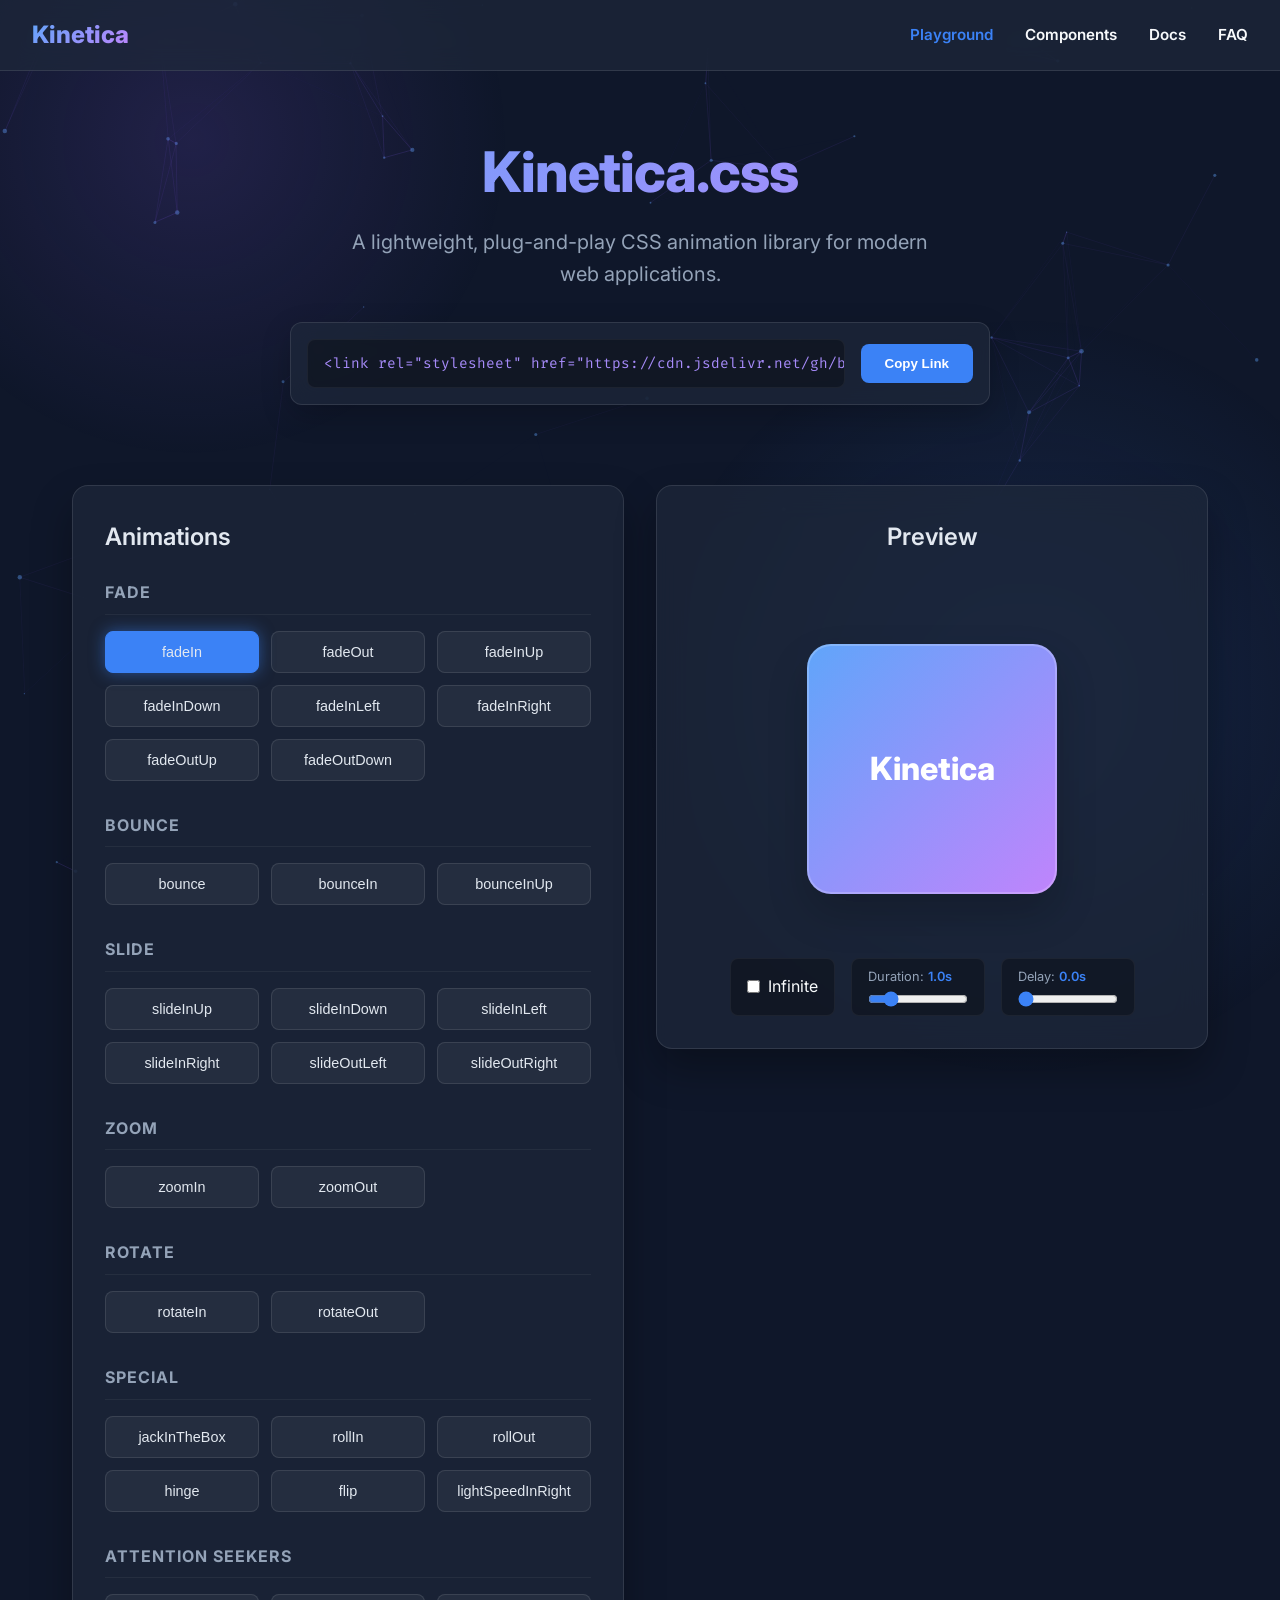
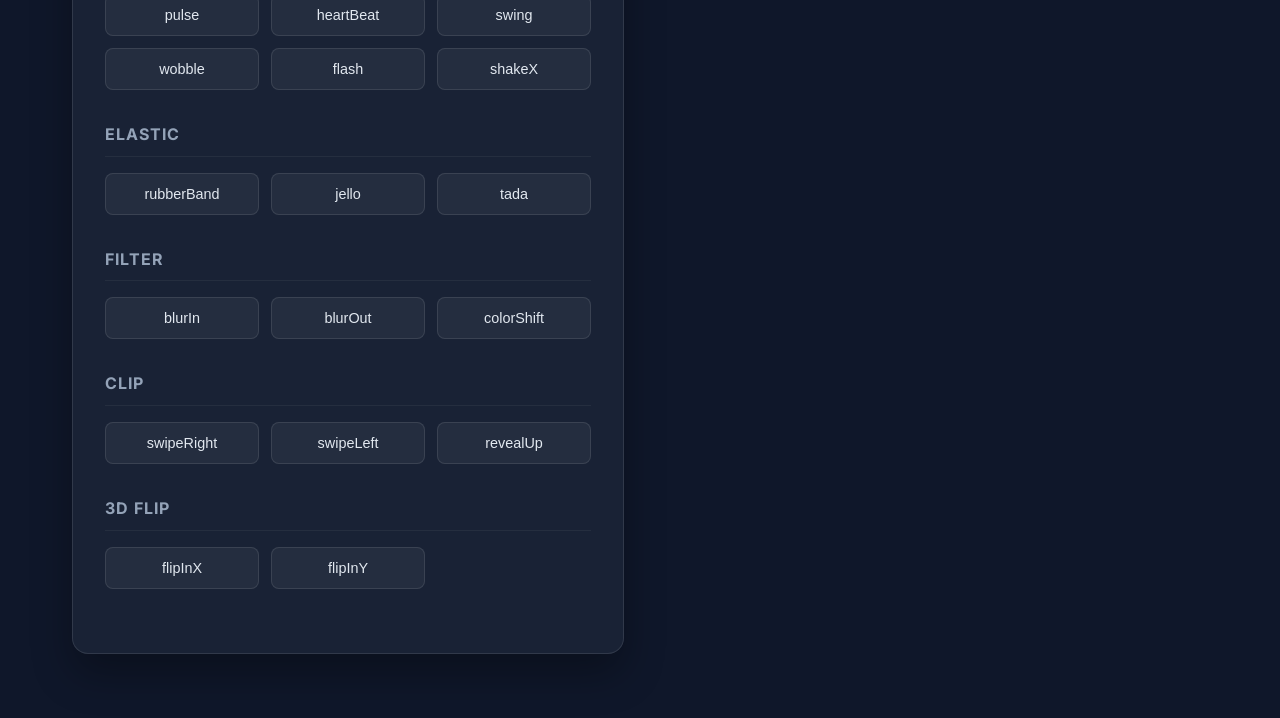
<file: index.html>
<!DOCTYPE html>
<html lang="en">
<head>
    <meta charset="UTF-8">
    <meta name="viewport" content="width=device-width, initial-scale=1.0">
    <title>Kinetica.css - Modern Animation Library</title>
    <!-- Google Fonts -->
    <link rel="preconnect" href="https://fonts.googleapis.com">
    <link rel="preconnect" href="https://fonts.gstatic.com" crossorigin>
    <link href="https://fonts.googleapis.com/css2?family=Inter:wght@400;600;800&family=Fira+Code&display=swap" rel="stylesheet">
    <!-- Styles -->
    <link rel="stylesheet" href="styles.css">
    <link rel="stylesheet" href="kinetica.css">
</head>
<body>
    <canvas id="particleCanvas"></canvas>
    <div class="bg-glow"></div>
    <div class="bg-glow-2"></div>

    <nav class="navbar">
        <a href="index.html" class="nav-brand">Kinetica</a>
        <button class="menu-toggle">
            <span></span><span></span><span></span>
        </button>
        <div class="nav-links">
            <a href="index.html" class="active">Playground</a>
            <a href="components.html">Components</a>
            <a href="docs.html">Docs</a>
            <a href="faq.html">FAQ</a>
        </div>
    </nav>

    <header>
        <h1 class="logo">Kinetica.css</h1>
        <p class="subtitle">A lightweight, plug-and-play CSS animation library for modern web applications.</p>
        
        <div class="cdn-container">
            <div class="cdn-code" id="cdnCode">&lt;link rel="stylesheet" href="https://cdn.jsdelivr.net/gh/brightlabssolution-jpg/kinetica/kinetica.css"&gt;</div>
            <button class="copy-btn" id="copyBtn">Copy Link</button>
        </div>
    </header>

    <main class="playground-main">
        <div class="panel" data-animate="fadeInLeft">
            <h2>Animations</h2>
            <div id="animationsContainer">
                <!-- Animation groups injected by JS -->
            </div>
        </div>

        <div class="panel preview-container" data-animate="fadeInRight">
            <h2>Preview</h2>
            <div class="box animated" id="previewBox">
                Kinetica
            </div>
            
            <div class="controls">
                <div class="control-group">
                    <input type="checkbox" id="infiniteToggle">
                    <label for="infiniteToggle">Infinite</label>
                </div>
                <div class="control-group slider-group">
                    <label for="durationSlider">Duration: <span id="durationVal">1.0s</span></label>
                    <input type="range" id="durationSlider" min="0.1" max="5.0" step="0.1" value="1.0">
                </div>
                <div class="control-group slider-group">
                    <label for="delaySlider">Delay: <span id="delayVal">0.0s</span></label>
                    <input type="range" id="delaySlider" min="0.0" max="3.0" step="0.1" value="0.0">
                </div>
            </div>
        </div>
    </main>

    <script src="mobile-menu.js"></script>
    <script src="particles.js"></script>
    <script src="scroll-animate.js"></script>
    <script src="app.js"></script>
</body>
</html>
</file>
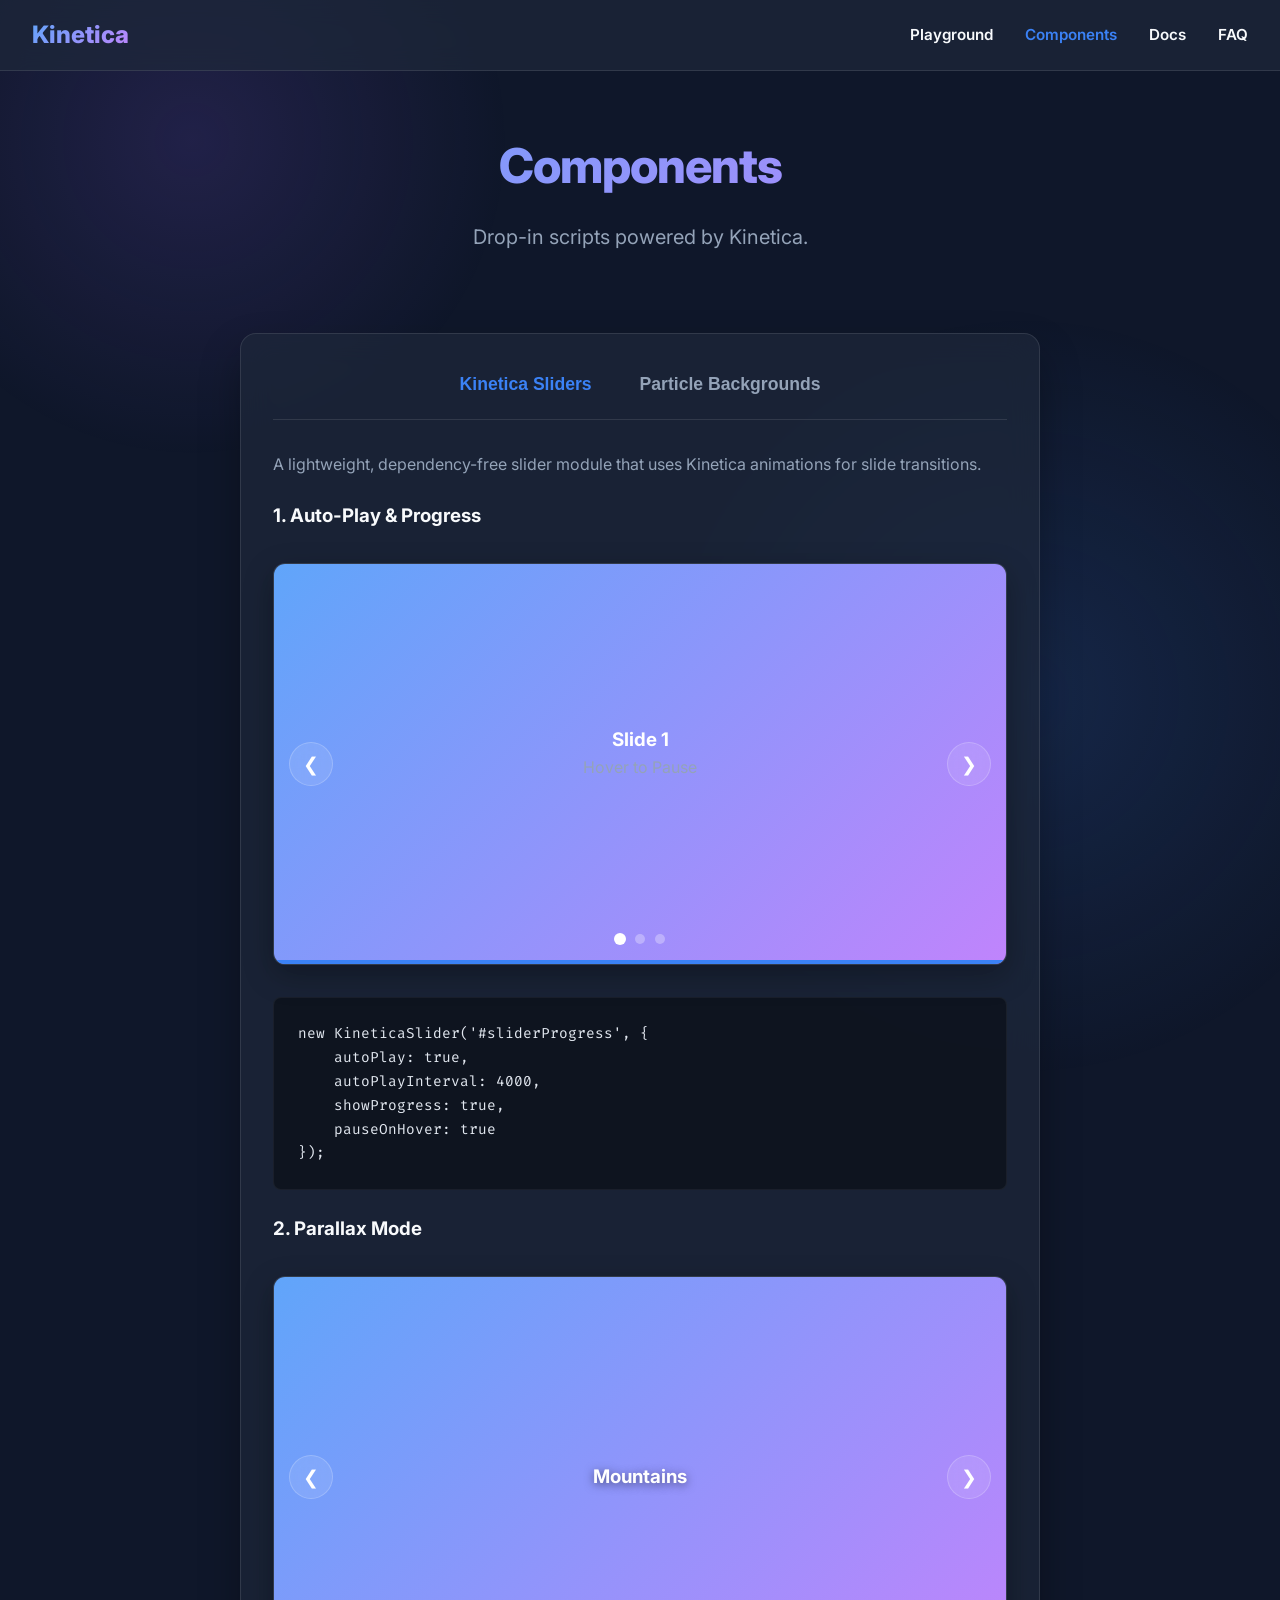
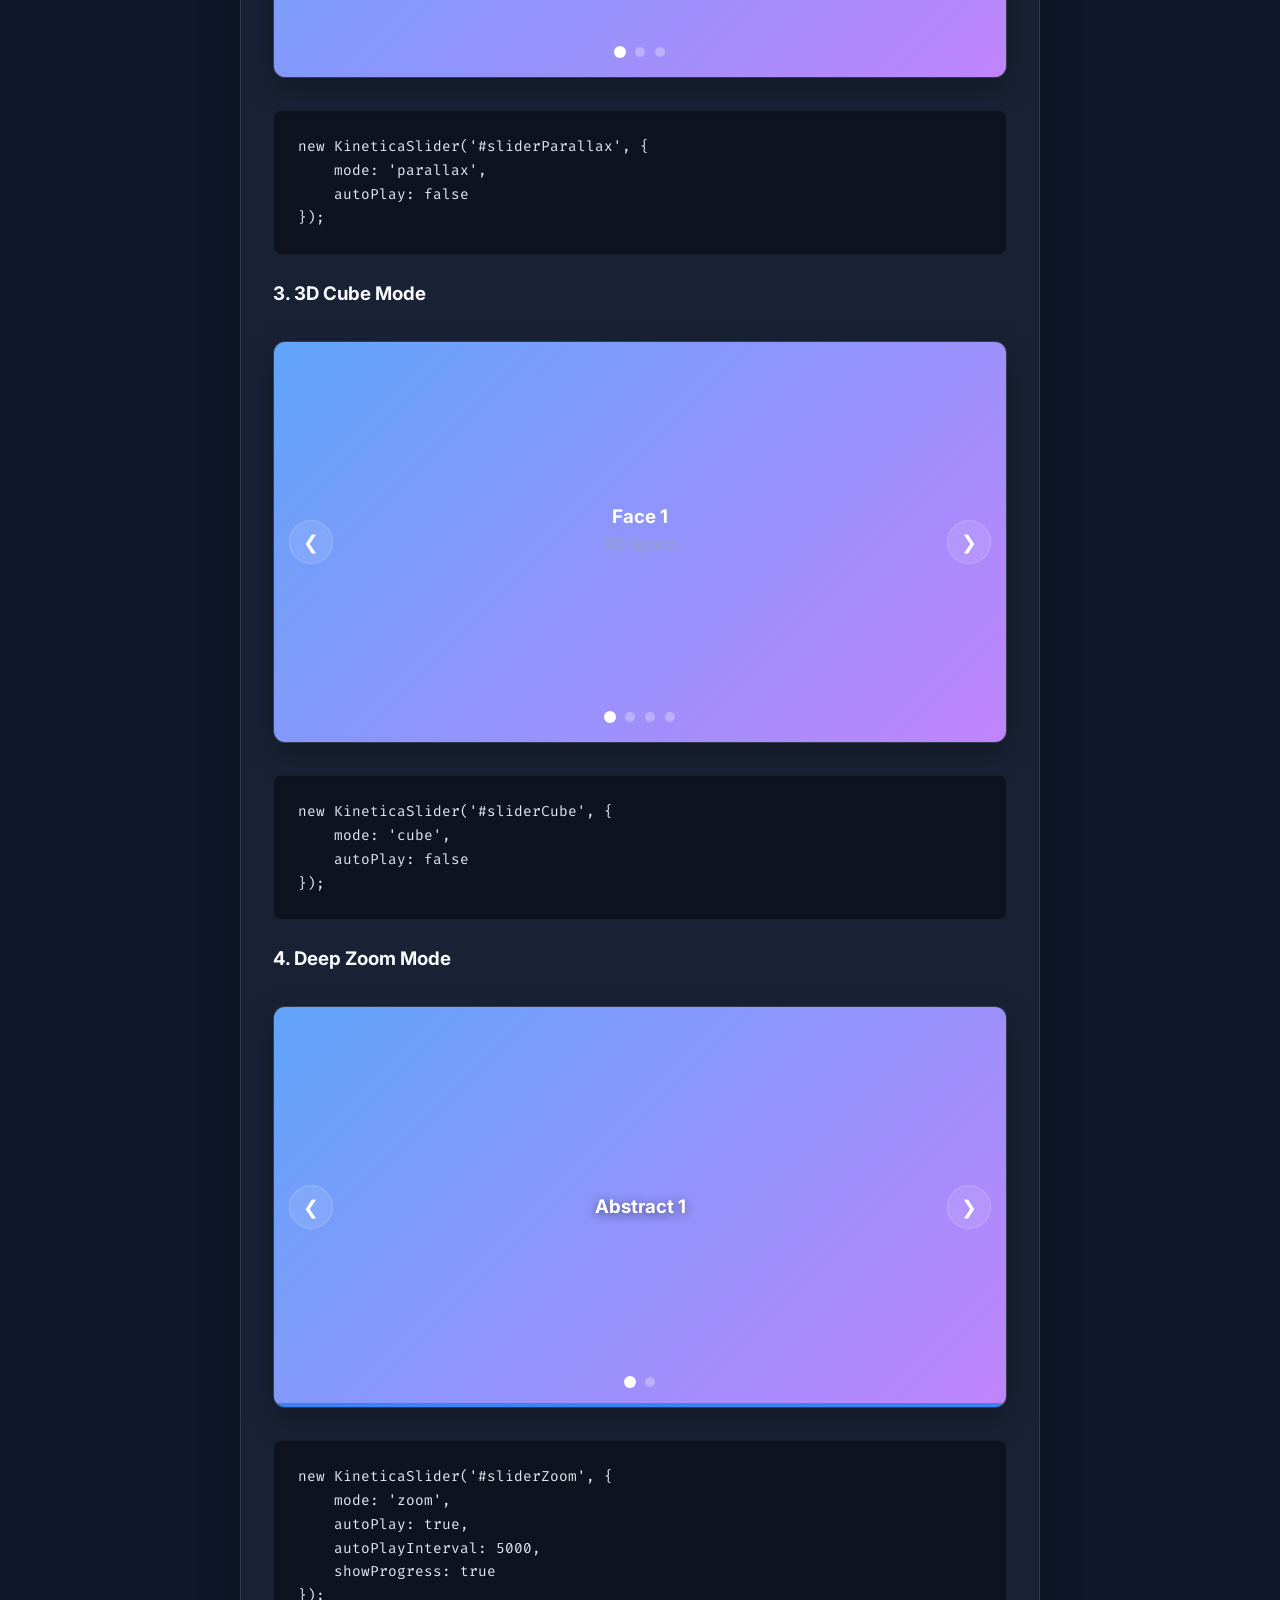
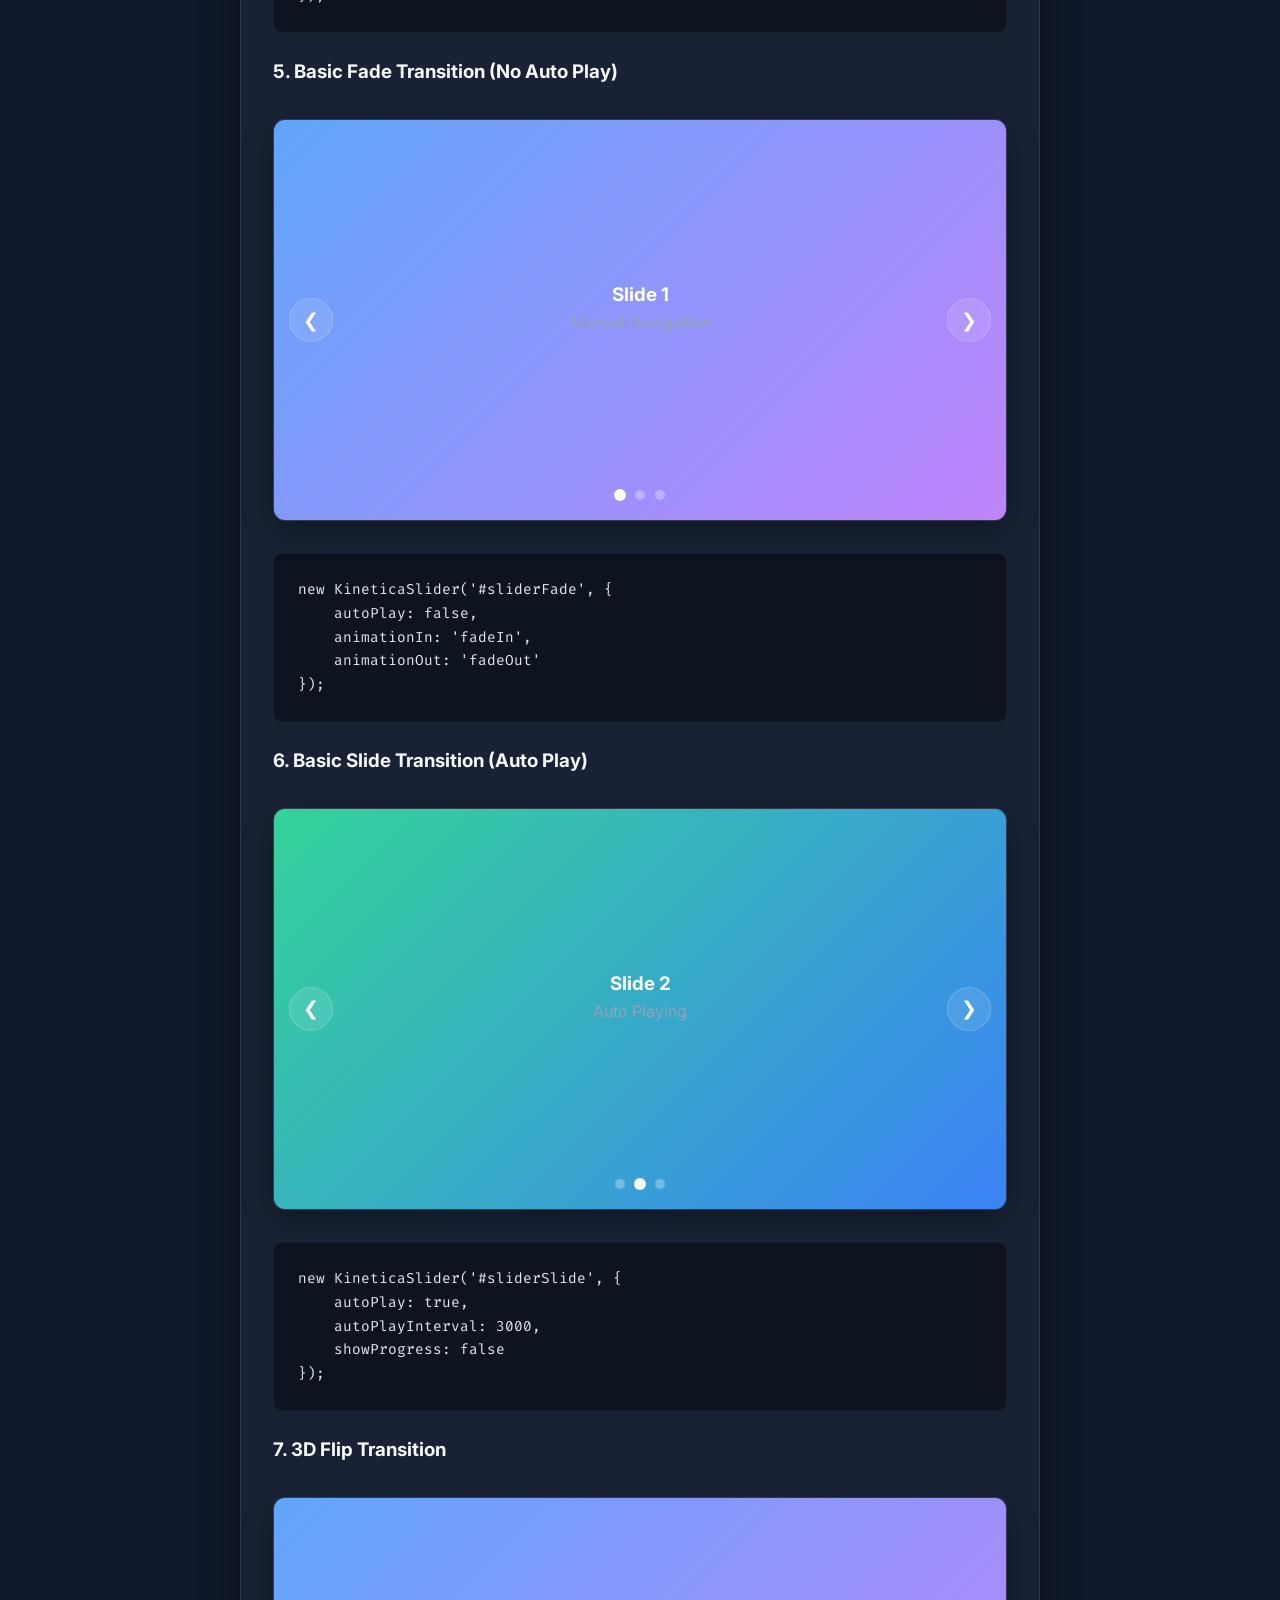
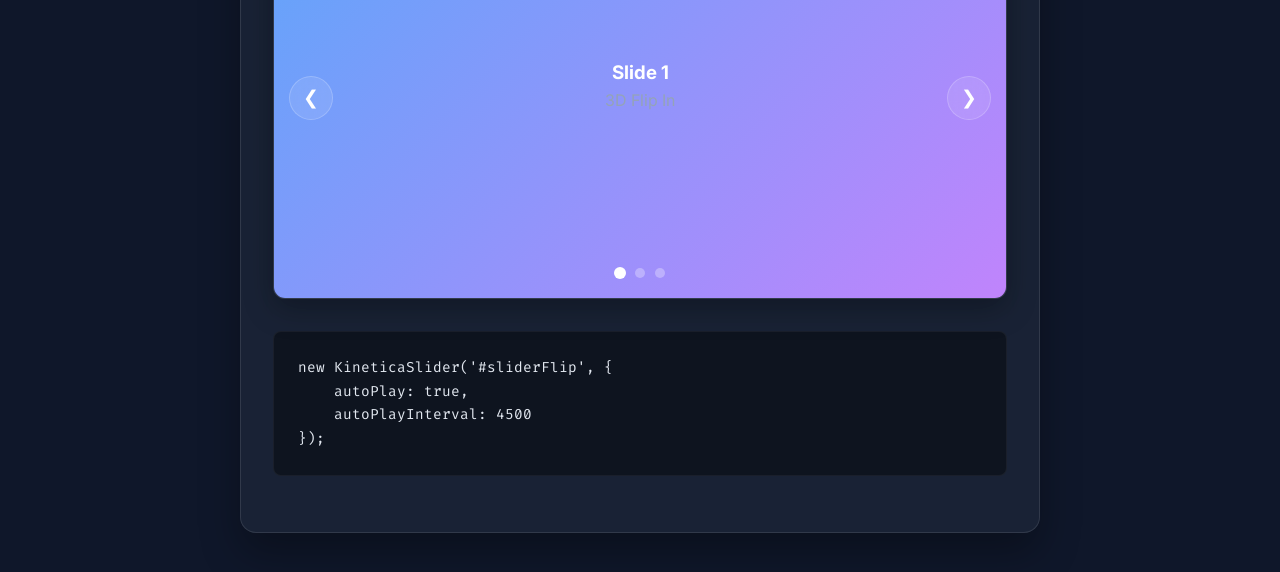
<file: components.html>
<!DOCTYPE html>
<html lang="en">
<head>
    <meta charset="UTF-8">
    <meta name="viewport" content="width=device-width, initial-scale=1.0">
    <title>Components - Kinetica.css</title>
    <link rel="preconnect" href="https://fonts.googleapis.com">
    <link rel="preconnect" href="https://fonts.gstatic.com" crossorigin>
    <link href="https://fonts.googleapis.com/css2?family=Inter:wght@400;600;800&family=Fira+Code&display=swap" rel="stylesheet">
    <link rel="stylesheet" href="styles.css">
    <link rel="stylesheet" href="kinetica.css">
    <link rel="stylesheet" href="kinetica-slider.css">
    <style>
        .tabs {
            display: flex;
            gap: 1rem;
            margin-bottom: 2rem;
            border-bottom: 1px solid var(--glass-border);
            padding-bottom: 1rem;
            justify-content: center;
        }
        .tab-btn {
            background: transparent;
            color: #94a3b8;
            border: none;
            font-size: 1.1rem;
            font-weight: 600;
            cursor: pointer;
            padding: 0.5rem 1rem;
            transition: color 0.3s;
        }
        .tab-btn.active, .tab-btn:hover {
            color: var(--accent);
        }
        .tab-content {
            display: none;
        }
        .tab-content.active {
            display: block;
        }

        .slider-demo-container {
            margin: 2rem 0;
        }
        /* Color the slides for demo purposes */
        .kinetica-slide:nth-child(1) { background: linear-gradient(135deg, #60a5fa, #c084fc); }
        .kinetica-slide:nth-child(2) { background: linear-gradient(135deg, #34d399, #3b82f6); }
        .kinetica-slide:nth-child(3) { background: linear-gradient(135deg, #fbbf24, #f43f5e); }
        
        .particle-demo {
            position: relative;
            width: 100%;
            height: 300px;
            border-radius: 12px;
            background: #0f172a;
            border: 1px solid var(--glass-border);
            overflow: hidden;
            margin: 2rem 0;
        }
        .particle-demo canvas {
            position: absolute;
            top: 0; left: 0;
            width: 100%; height: 100%;
        }
    </style>
    <script>
        // Disable global background particles on this page so we can focus on component demos
        window.disableGlobalParticles = true;
    </script>
</head>
<body class="is-components-page">
    <div class="bg-glow"></div>
    <div class="bg-glow-2"></div>

    <nav class="navbar">
        <a href="index.html" class="nav-brand">Kinetica</a>
        <button class="menu-toggle">
            <span></span><span></span><span></span>
        </button>
        <div class="nav-links">
            <a href="index.html">Playground</a>
            <a href="components.html" class="active">Components</a>
            <a href="docs.html">Docs</a>
            <a href="faq.html">FAQ</a>
        </div>
    </nav>

    <header class="page-header" data-animate="fadeInDown">
        <h1 class="logo">Components</h1>
        <p class="subtitle">Drop-in scripts powered by Kinetica.</p>
    </header>

    <main>
        <div class="prose" data-animate="fadeInUp">
            
            <div class="tabs">
                <button class="tab-btn active" data-tab="sliders">Kinetica Sliders</button>
                <button class="tab-btn" data-tab="particles">Particle Backgrounds</button>
            </div>

            <!-- SLIDERS TAB -->
            <div id="sliders" class="tab-content active">
                <p>A lightweight, dependency-free slider module that uses Kinetica animations for slide transitions.</p>
                
                <h3>1. Auto-Play & Progress</h3>
                <div class="slider-demo-container">
                    <div class="kinetica-slider-container" id="sliderProgress">
                        <div class="kinetica-slides">
                            <div class="kinetica-slide" data-anim-in="fadeInRight" data-anim-out="fadeOutLeft">
                                <h3>Slide 1</h3><p>Hover to Pause</p>
                            </div>
                            <div class="kinetica-slide" data-anim-in="fadeInRight" data-anim-out="fadeOutLeft">
                                <h3>Slide 2</h3><p>Progress Bar Below</p>
                            </div>
                            <div class="kinetica-slide" data-anim-in="fadeInRight" data-anim-out="fadeOutLeft">
                                <h3>Slide 3</h3><p>Resumes when mouse leaves</p>
                            </div>
                        </div>
                    </div>
                </div>
                <pre><code>new KineticaSlider('#sliderProgress', {
    autoPlay: true,
    autoPlayInterval: 4000,
    showProgress: true,
    pauseOnHover: true
});</code></pre>

                <h3>2. Parallax Mode</h3>
                <div class="slider-demo-container">
                    <div class="kinetica-slider-container" id="sliderParallax">
                        <div class="kinetica-slides">
                            <div class="kinetica-slide" data-bg="https://images.unsplash.com/photo-1518098268026-4e89f1a2cd8e?q=80&w=1000&auto=format&fit=crop">
                                <h3 style="text-shadow: 0 2px 10px rgba(0,0,0,0.5);">Mountains</h3>
                            </div>
                            <div class="kinetica-slide" data-bg="https://images.unsplash.com/photo-1472214103451-9374bd1c798e?q=80&w=1000&auto=format&fit=crop">
                                <h3 style="text-shadow: 0 2px 10px rgba(0,0,0,0.5);">Forest</h3>
                            </div>
                            <div class="kinetica-slide" data-bg="https://images.unsplash.com/photo-1465146344425-f00d5f5c8f07?q=80&w=1000&auto=format&fit=crop">
                                <h3 style="text-shadow: 0 2px 10px rgba(0,0,0,0.5);">Ocean</h3>
                            </div>
                        </div>
                    </div>
                </div>
                <pre><code>new KineticaSlider('#sliderParallax', {
    mode: 'parallax',
    autoPlay: false
});</code></pre>

                <h3>3. 3D Cube Mode</h3>
                <div class="slider-demo-container">
                    <div class="kinetica-slider-container" id="sliderCube">
                        <div class="kinetica-slides">
                            <div class="kinetica-slide">
                                <h3>Face 1</h3><p>3D Space</p>
                            </div>
                            <div class="kinetica-slide">
                                <h3>Face 2</h3><p>Preserves Depth</p>
                            </div>
                            <div class="kinetica-slide">
                                <h3>Face 3</h3><p>True Cube</p>
                            </div>
                            <div class="kinetica-slide">
                                <h3>Face 4</h3><p>Rotation</p>
                            </div>
                        </div>
                    </div>
                </div>
                <pre><code>new KineticaSlider('#sliderCube', {
    mode: 'cube',
    autoPlay: false
});</code></pre>

                <h3>4. Deep Zoom Mode</h3>
                <div class="slider-demo-container">
                    <div class="kinetica-slider-container" id="sliderZoom">
                        <div class="kinetica-slides">
                            <div class="kinetica-slide" data-bg="https://images.unsplash.com/photo-1618005182384-a83a8bd57fbe?q=80&w=1000&auto=format&fit=crop">
                                <h3 style="text-shadow: 0 2px 10px rgba(0,0,0,0.5);">Abstract 1</h3>
                            </div>
                            <div class="kinetica-slide" data-bg="https://images.unsplash.com/photo-1550684848-fac1c5b4e853?q=80&w=1000&auto=format&fit=crop">
                                <h3 style="text-shadow: 0 2px 10px rgba(0,0,0,0.5);">Abstract 2</h3>
                            </div>
                        </div>
                    </div>
                </div>
                <pre><code>new KineticaSlider('#sliderZoom', {
    mode: 'zoom',
    autoPlay: true,
    autoPlayInterval: 5000,
    showProgress: true
});</code></pre>

                <h3>5. Basic Fade Transition (No Auto Play)</h3>
                <div class="slider-demo-container">
                    <div class="kinetica-slider-container" id="sliderFade">
                        <div class="kinetica-slides">
                            <div class="kinetica-slide" data-anim-in="fadeIn" data-anim-out="fadeOut">
                                <h3>Slide 1</h3><p>Manual Navigation</p>
                            </div>
                            <div class="kinetica-slide" data-anim-in="fadeIn" data-anim-out="fadeOut">
                                <h3>Slide 2</h3><p>Manual Navigation</p>
                            </div>
                            <div class="kinetica-slide" data-anim-in="fadeIn" data-anim-out="fadeOut">
                                <h3>Slide 3</h3><p>Manual Navigation</p>
                            </div>
                        </div>
                    </div>
                </div>
                <pre><code>new KineticaSlider('#sliderFade', {
    autoPlay: false,
    animationIn: 'fadeIn',
    animationOut: 'fadeOut'
});</code></pre>

                <h3>6. Basic Slide Transition (Auto Play)</h3>
                <div class="slider-demo-container">
                    <div class="kinetica-slider-container" id="sliderSlide">
                        <div class="kinetica-slides">
                            <div class="kinetica-slide" data-anim-in="slideInRight" data-anim-out="slideOutLeft">
                                <h3>Slide 1</h3><p>Auto Playing</p>
                            </div>
                            <div class="kinetica-slide" data-anim-in="slideInRight" data-anim-out="slideOutLeft">
                                <h3>Slide 2</h3><p>Auto Playing</p>
                            </div>
                            <div class="kinetica-slide" data-anim-in="slideInRight" data-anim-out="slideOutLeft">
                                <h3>Slide 3</h3><p>Auto Playing</p>
                            </div>
                        </div>
                    </div>
                </div>
                <pre><code>new KineticaSlider('#sliderSlide', {
    autoPlay: true,
    autoPlayInterval: 3000,
    showProgress: false
});</code></pre>

                <h3>7. 3D Flip Transition</h3>
                <div class="slider-demo-container">
                    <div class="kinetica-slider-container" id="sliderFlip">
                        <div class="kinetica-slides">
                            <div class="kinetica-slide" data-anim-in="flipInX" data-anim-out="fadeOut">
                                <h3>Slide 1</h3><p>3D Flip In</p>
                            </div>
                            <div class="kinetica-slide" data-anim-in="flipInY" data-anim-out="fadeOut">
                                <h3>Slide 2</h3><p>3D Flip In</p>
                            </div>
                            <div class="kinetica-slide" data-anim-in="flipInX" data-anim-out="fadeOut">
                                <h3>Slide 3</h3><p>3D Flip In</p>
                            </div>
                        </div>
                    </div>
                </div>
                <pre><code>new KineticaSlider('#sliderFlip', {
    autoPlay: true,
    autoPlayInterval: 4500
});</code></pre>
            </div>

            <!-- PARTICLES TAB -->
            <div id="particles" class="tab-content">
                <p>Add dynamic, interactive particle backgrounds to any element or the whole page.</p>

                <h3>Interactive: Bursting Bubbles (Hover to Pop)</h3>
                <div class="particle-demo" id="demoContainerBurst">
                    <canvas id="canvasBurst"></canvas>
                </div>
                <pre><code>new ParticleEngine('canvasBurst', {
    particleColor: 'rgba(96, 165, 250, 0.6)',
    lineColor: '0, 0, 0', // No lines
    particleCount: 40,
    maxDistance: 0,
    sizeMultiplier: 6,
    speedMultiplier: 0.5,
    interactiveMode: 'burst',
    interactionRadius: 80
});</code></pre>

                <h3>Interactive: Repulsive Network (Hover to Push)</h3>
                <div class="particle-demo" id="demoContainerRepulse">
                    <canvas id="canvasRepulse"></canvas>
                </div>
                <pre><code>new ParticleEngine('canvasRepulse', {
    particleColor: 'rgba(239, 68, 68, 0.8)',
    lineColor: '239, 68, 68',
    particleCount: 120,
    maxDistance: 100,
    speedMultiplier: 1.5,
    interactiveMode: 'repulse',
    interactionRadius: 100
});</code></pre>

                <h3>Interactive: Magnetic Grab (Hover to Connect)</h3>
                <div class="particle-demo" id="demoContainerGrab">
                    <canvas id="canvasGrab"></canvas>
                </div>
                <pre><code>new ParticleEngine('canvasGrab', {
    particleColor: 'rgba(16, 185, 129, 0.8)',
    lineColor: '16, 185, 129',
    particleCount: 80,
    maxDistance: 120,
    speedMultiplier: 0.8,
    interactiveMode: 'grab',
    interactionRadius: 180
});</code></pre>
                
                <hr style="margin: 40px 0; border: 1px solid rgba(255,255,255,0.1);">
                <h3>Fast Red Particles</h3>
                <div class="particle-demo" id="demoContainer1">
                    <canvas id="canvasFastRed"></canvas>
                </div>
                
                <pre><code>new ParticleEngine('canvasFastRed', {
    particleColor: 'rgba(239, 68, 68, 0.8)', // Red
    lineColor: '239, 68, 68',
    particleCount: 150,
    maxDistance: 80,
    speedMultiplier: 2.5
});</code></pre>

                <h3>Slow Emerald Particles</h3>
                <div class="particle-demo" id="demoContainer2">
                    <canvas id="canvasSlowGreen"></canvas>
                </div>

                <pre><code>new ParticleEngine('canvasSlowGreen', {
    particleColor: 'rgba(16, 185, 129, 0.5)', // Emerald
    lineColor: '16, 185, 129',
    particleCount: 50,
    maxDistance: 200,
    sizeMultiplier: 3,
    speedMultiplier: 0.2
});</code></pre>

                <h3>Constellation Network</h3>
                <div class="particle-demo" id="demoContainer3">
                    <canvas id="canvasConstellation"></canvas>
                </div>
                <pre><code>new ParticleEngine('canvasConstellation', {
    particleColor: 'rgba(255, 255, 255, 0.8)',
    lineColor: '255, 255, 255',
    particleCount: 120,
    maxDistance: 250,
    sizeMultiplier: 0.5,
    speedMultiplier: 0.4
});</code></pre>

                <h3>Floating Orbs</h3>
                <div class="particle-demo" id="demoContainer4">
                    <canvas id="canvasOrbs"></canvas>
                </div>
                <pre><code>new ParticleEngine('canvasOrbs', {
    particleColor: 'rgba(139, 92, 246, 0.3)', // Purple
    lineColor: '0, 0, 0', // Lines won't matter with 0 maxDistance
    particleCount: 40,
    maxDistance: 0,
    sizeMultiplier: 8,
    speedMultiplier: 0.3
});</code></pre>
            </div>

        </div>
    </main>

    <script src="mobile-menu.js"></script>
    <script src="particles.js"></script>
    <script src="kinetica-slider.js"></script>
    <script>
        document.addEventListener('DOMContentLoaded', () => {
            // Tab Logic
            const tabBtns = document.querySelectorAll('.tab-btn');
            const tabContents = document.querySelectorAll('.tab-content');

            tabBtns.forEach(btn => {
                btn.addEventListener('click', () => {
                    tabBtns.forEach(b => b.classList.remove('active'));
                    tabContents.forEach(c => c.classList.remove('active'));
                    
                    btn.classList.add('active');
                    document.getElementById(btn.dataset.tab).classList.add('active');
                });
            });

            // Init Sliders
            new KineticaSlider('#sliderProgress', {
                autoPlay: true,
                autoPlayInterval: 4000,
                showProgress: true,
                pauseOnHover: true
            });

            new KineticaSlider('#sliderParallax', {
                mode: 'parallax',
                autoPlay: false
            });

            new KineticaSlider('#sliderCube', {
                mode: 'cube',
                autoPlay: false
            });

            new KineticaSlider('#sliderZoom', {
                mode: 'zoom',
                autoPlay: true,
                autoPlayInterval: 5000,
                showProgress: true
            });

            new KineticaSlider('#sliderFade', {
                autoPlay: false,
                animationIn: 'fadeIn',
                animationOut: 'fadeOut'
            });

            new KineticaSlider('#sliderSlide', {
                autoPlay: true,
                autoPlayInterval: 3000,
                showProgress: false
            });

            new KineticaSlider('#sliderFlip', {
                autoPlay: true,
                autoPlayInterval: 4500
            });

            // Init Particle Demos
            
            // Interactive Particles
            new ParticleEngine('canvasBurst', {
                particleColor: 'rgba(96, 165, 250, 0.6)',
                lineColor: '0, 0, 0',
                particleCount: 40,
                maxDistance: 0,
                sizeMultiplier: 6,
                speedMultiplier: 0.5,
                interactiveMode: 'burst',
                interactionRadius: 80
            });

            new ParticleEngine('canvasRepulse', {
                particleColor: 'rgba(239, 68, 68, 0.8)',
                lineColor: '239, 68, 68',
                particleCount: 120,
                maxDistance: 100,
                speedMultiplier: 1.5,
                interactiveMode: 'repulse',
                interactionRadius: 100
            });

            new ParticleEngine('canvasGrab', {
                particleColor: 'rgba(16, 185, 129, 0.8)',
                lineColor: '16, 185, 129',
                particleCount: 80,
                maxDistance: 120,
                speedMultiplier: 0.8,
                interactiveMode: 'grab',
                interactionRadius: 180
            });

            // Standard Particles
            new ParticleEngine('canvasFastRed', {
                particleColor: 'rgba(239, 68, 68, 0.8)',
                lineColor: '239, 68, 68',
                particleCount: 150,
                maxDistance: 80,
                speedMultiplier: 2.5
            });

            new ParticleEngine('canvasSlowGreen', {
                particleColor: 'rgba(16, 185, 129, 0.5)',
                lineColor: '16, 185, 129',
                particleCount: 50,
                maxDistance: 200,
                sizeMultiplier: 3,
                speedMultiplier: 0.2
            });

            new ParticleEngine('canvasConstellation', {
                particleColor: 'rgba(255, 255, 255, 0.8)',
                lineColor: '255, 255, 255',
                particleCount: 120,
                maxDistance: 250,
                sizeMultiplier: 0.5,
                speedMultiplier: 0.4
            });

            new ParticleEngine('canvasOrbs', {
                particleColor: 'rgba(139, 92, 246, 0.3)',
                lineColor: '0, 0, 0',
                particleCount: 40,
                maxDistance: 0,
                sizeMultiplier: 8,
                speedMultiplier: 0.3
            });
        });
    </script>
</body>
</html>
</file>
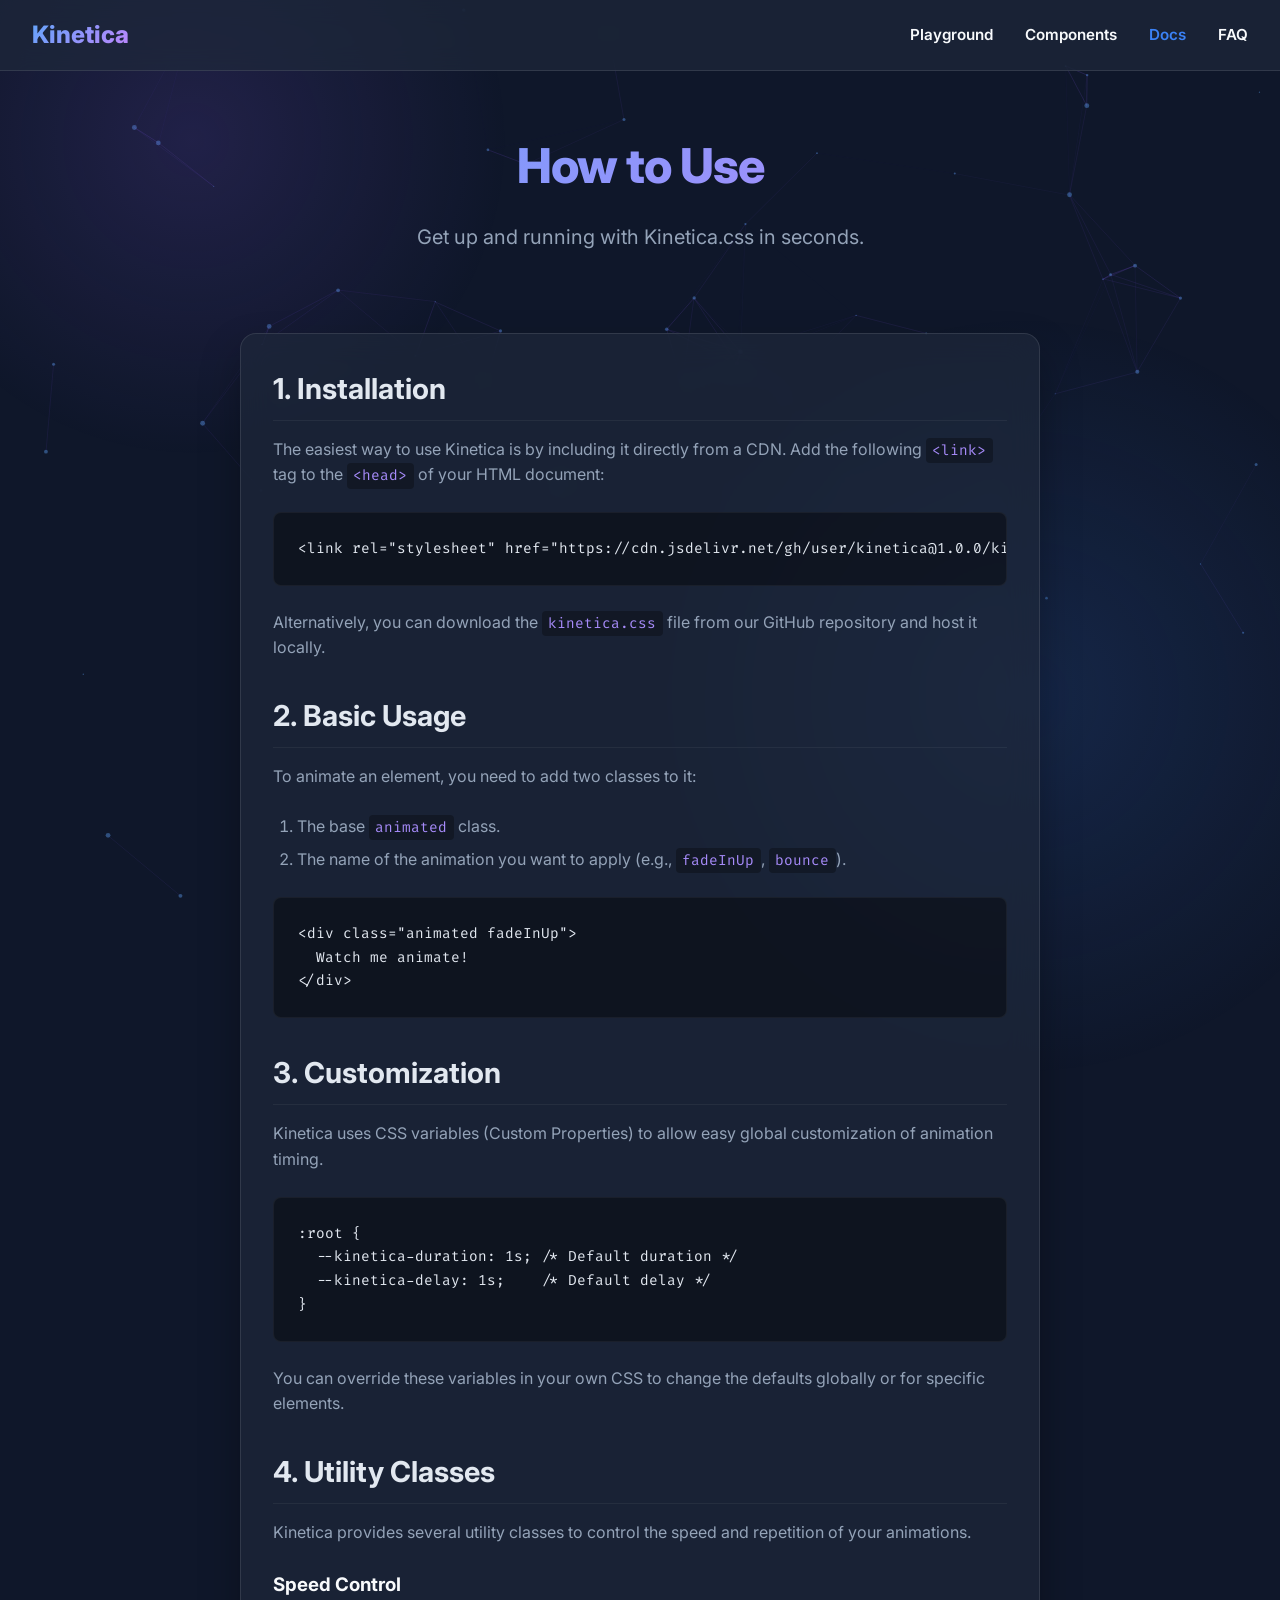
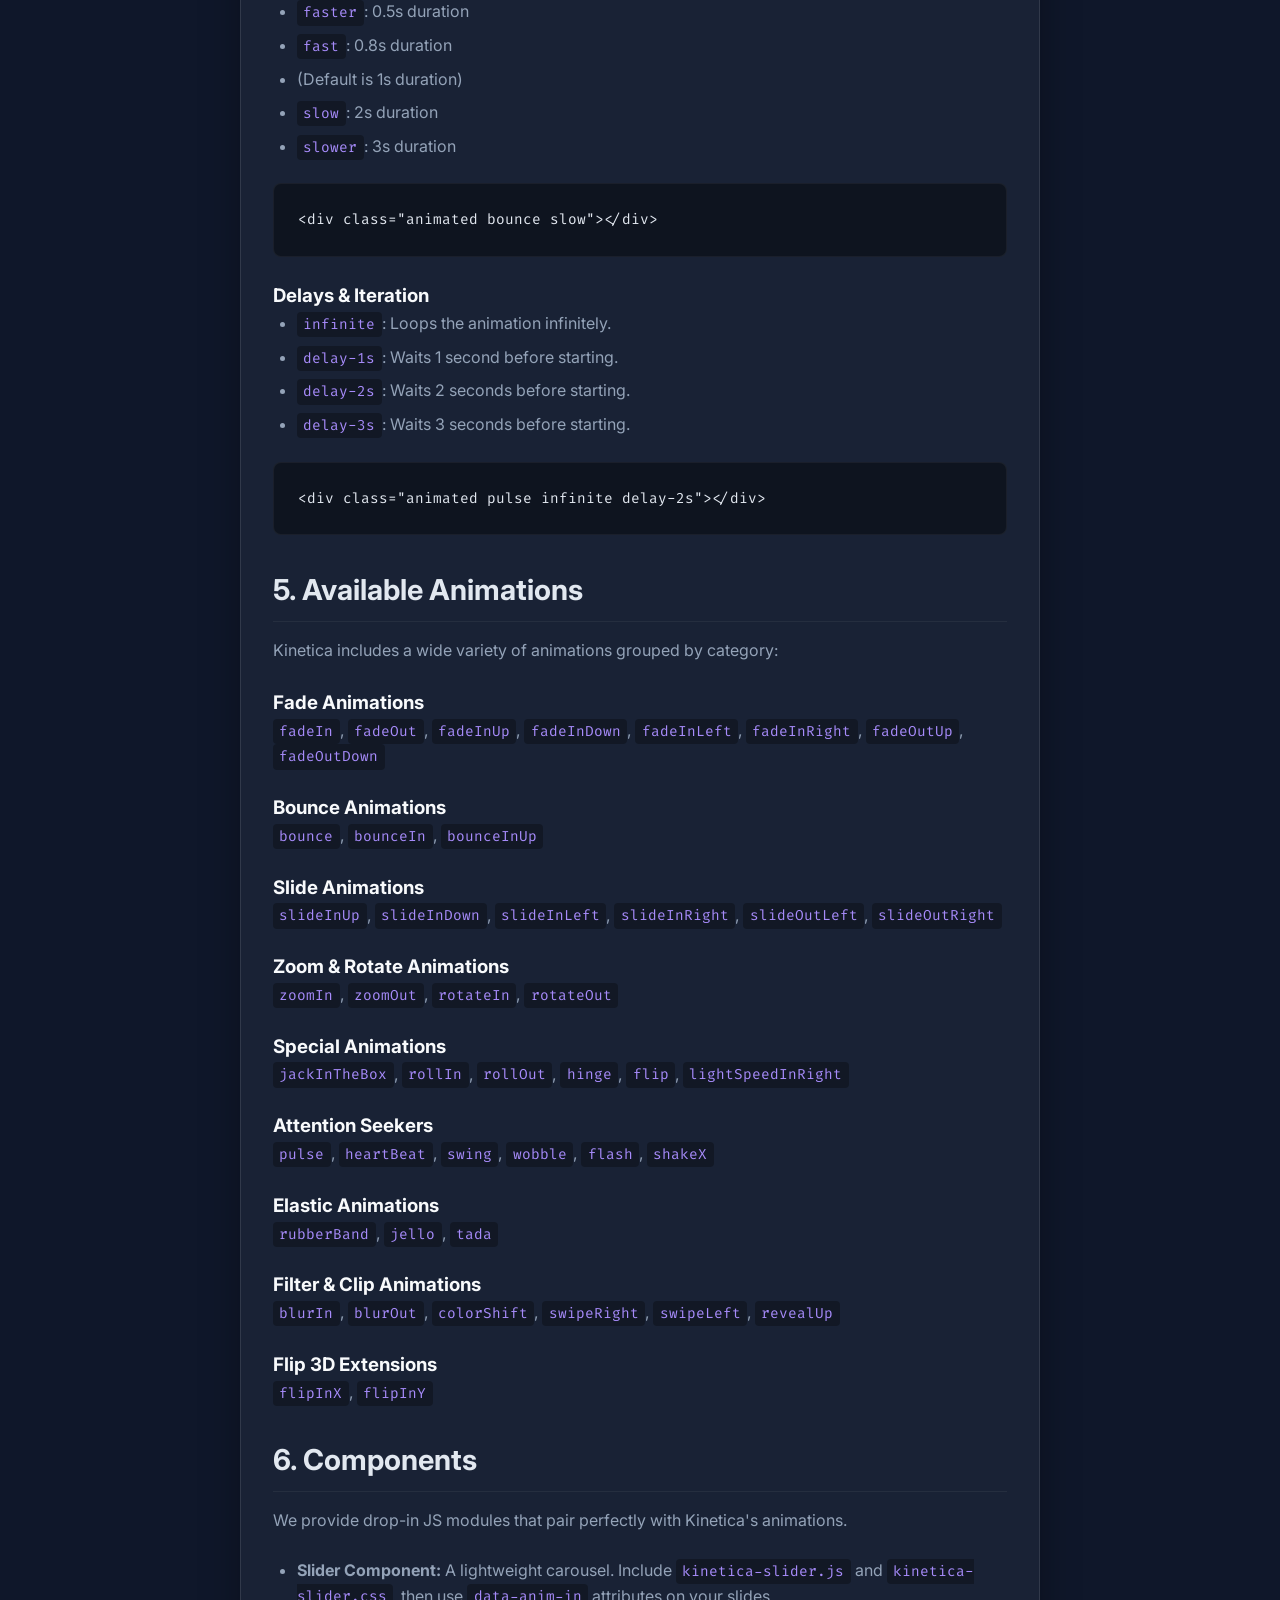
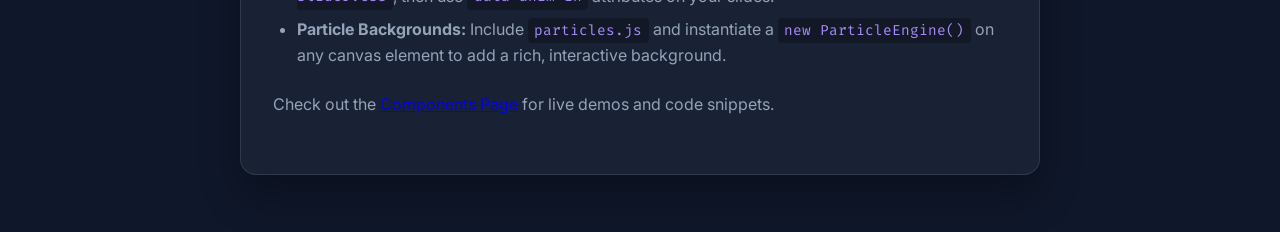
<file: docs.html>
<!DOCTYPE html>
<html lang="en">
<head>
    <meta charset="UTF-8">
    <meta name="viewport" content="width=device-width, initial-scale=1.0">
    <title>Documentation - Kinetica.css</title>
    <link rel="preconnect" href="https://fonts.googleapis.com">
    <link rel="preconnect" href="https://fonts.gstatic.com" crossorigin>
    <link href="https://fonts.googleapis.com/css2?family=Inter:wght@400;600;800&family=Fira+Code&display=swap" rel="stylesheet">
    <link rel="stylesheet" href="styles.css">
    <link rel="stylesheet" href="kinetica.css">
</head>
<body>
    <canvas id="particleCanvas"></canvas>
    <div class="bg-glow"></div>
    <div class="bg-glow-2"></div>

    <nav class="navbar">
        <a href="index.html" class="nav-brand">Kinetica</a>
        <button class="menu-toggle">
            <span></span><span></span><span></span>
        </button>
        <div class="nav-links">
            <a href="index.html">Playground</a>
            <a href="components.html">Components</a>
            <a href="docs.html" class="active">Docs</a>
            <a href="faq.html">FAQ</a>
        </div>
    </nav>

    <header class="page-header">
        <h1 class="logo">How to Use</h1>
        <p class="subtitle">Get up and running with Kinetica.css in seconds.</p>
    </header>

    <main>
        <div class="prose">
            <h2>1. Installation</h2>
            <p>The easiest way to use Kinetica is by including it directly from a CDN. Add the following <code>&lt;link&gt;</code> tag to the <code>&lt;head&gt;</code> of your HTML document:</p>
            <pre><code>&lt;link rel="stylesheet" href="https://cdn.jsdelivr.net/gh/user/kinetica@1.0.0/kinetica.min.css"&gt;</code></pre>
            <p>Alternatively, you can download the <code>kinetica.css</code> file from our GitHub repository and host it locally.</p>

            <h2>2. Basic Usage</h2>
            <p>To animate an element, you need to add two classes to it:</p>
            <ol>
                <li>The base <code>animated</code> class.</li>
                <li>The name of the animation you want to apply (e.g., <code>fadeInUp</code>, <code>bounce</code>).</li>
            </ol>
            <pre><code>&lt;div class="animated fadeInUp"&gt;
  Watch me animate!
&lt;/div&gt;</code></pre>

            <h2>3. Customization</h2>
            <p>Kinetica uses CSS variables (Custom Properties) to allow easy global customization of animation timing.</p>
            <pre><code>:root {
  --kinetica-duration: 1s; /* Default duration */
  --kinetica-delay: 1s;    /* Default delay */
}</code></pre>
            <p>You can override these variables in your own CSS to change the defaults globally or for specific elements.</p>

            <h2>4. Utility Classes</h2>
            <p>Kinetica provides several utility classes to control the speed and repetition of your animations.</p>
            
            <h3>Speed Control</h3>
            <ul>
                <li><code>faster</code>: 0.5s duration</li>
                <li><code>fast</code>: 0.8s duration</li>
                <li>(Default is 1s duration)</li>
                <li><code>slow</code>: 2s duration</li>
                <li><code>slower</code>: 3s duration</li>
            </ul>
            <pre><code>&lt;div class="animated bounce slow"&gt;&lt;/div&gt;</code></pre>

            <h3>Delays & Iteration</h3>
            <ul>
                <li><code>infinite</code>: Loops the animation infinitely.</li>
                <li><code>delay-1s</code>: Waits 1 second before starting.</li>
                <li><code>delay-2s</code>: Waits 2 seconds before starting.</li>
                <li><code>delay-3s</code>: Waits 3 seconds before starting.</li>
            </ul>
            <pre><code>&lt;div class="animated pulse infinite delay-2s"&gt;&lt;/div&gt;</code></pre>

            <h2>5. Available Animations</h2>
            <p>Kinetica includes a wide variety of animations grouped by category:</p>
            <div class="animation-list">
                <h3>Fade Animations</h3>
                <p><code>fadeIn</code>, <code>fadeOut</code>, <code>fadeInUp</code>, <code>fadeInDown</code>, <code>fadeInLeft</code>, <code>fadeInRight</code>, <code>fadeOutUp</code>, <code>fadeOutDown</code></p>
                
                <h3>Bounce Animations</h3>
                <p><code>bounce</code>, <code>bounceIn</code>, <code>bounceInUp</code></p>
                
                <h3>Slide Animations</h3>
                <p><code>slideInUp</code>, <code>slideInDown</code>, <code>slideInLeft</code>, <code>slideInRight</code>, <code>slideOutLeft</code>, <code>slideOutRight</code></p>
                
                <h3>Zoom & Rotate Animations</h3>
                <p><code>zoomIn</code>, <code>zoomOut</code>, <code>rotateIn</code>, <code>rotateOut</code></p>
                
                <h3>Special Animations</h3>
                <p><code>jackInTheBox</code>, <code>rollIn</code>, <code>rollOut</code>, <code>hinge</code>, <code>flip</code>, <code>lightSpeedInRight</code></p>
                
                <h3>Attention Seekers</h3>
                <p><code>pulse</code>, <code>heartBeat</code>, <code>swing</code>, <code>wobble</code>, <code>flash</code>, <code>shakeX</code></p>
                
                <h3>Elastic Animations</h3>
                <p><code>rubberBand</code>, <code>jello</code>, <code>tada</code></p>
                
                <h3>Filter & Clip Animations</h3>
                <p><code>blurIn</code>, <code>blurOut</code>, <code>colorShift</code>, <code>swipeRight</code>, <code>swipeLeft</code>, <code>revealUp</code></p>
                
                <h3>Flip 3D Extensions</h3>
                <p><code>flipInX</code>, <code>flipInY</code></p>
            </div>
            
            <h2>6. Components</h2>
            <p>We provide drop-in JS modules that pair perfectly with Kinetica's animations.</p>
            <ul>
                <li><strong>Slider Component:</strong> A lightweight carousel. Include <code>kinetica-slider.js</code> and <code>kinetica-slider.css</code>, then use <code>data-anim-in</code> attributes on your slides.</li>
                <li><strong>Particle Backgrounds:</strong> Include <code>particles.js</code> and instantiate a <code>new ParticleEngine()</code> on any canvas element to add a rich, interactive background.</li>
            </ul>
            <p>Check out the <a href="components.html">Components Page</a> for live demos and code snippets.</p>
        </div>
    </main>

    <script src="mobile-menu.js"></script>
    <script src="particles.js"></script>
</body>
</html>
</file>
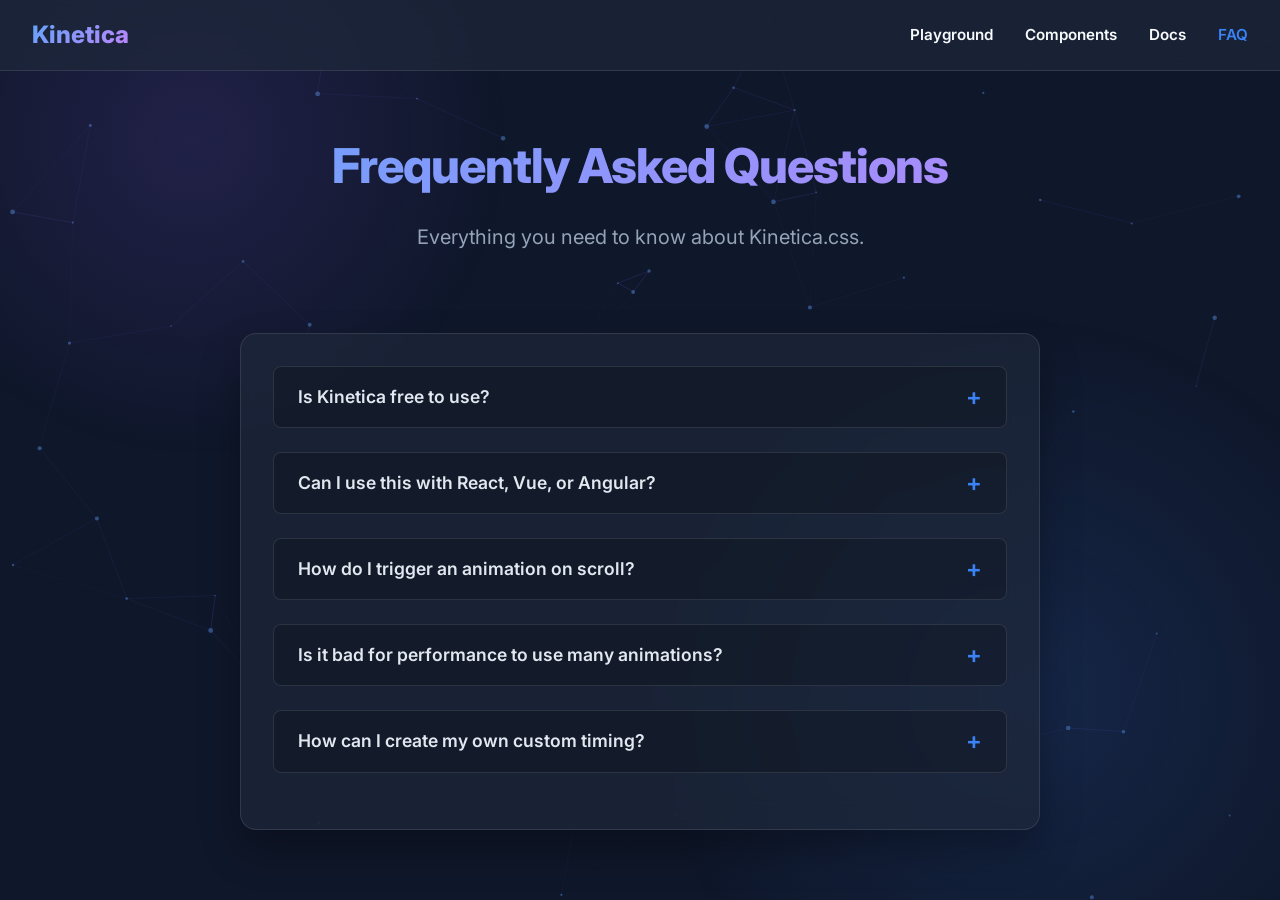
<file: faq.html>
<!DOCTYPE html>
<html lang="en">
<head>
    <meta charset="UTF-8">
    <meta name="viewport" content="width=device-width, initial-scale=1.0">
    <title>FAQ - Kinetica.css</title>
    <link rel="preconnect" href="https://fonts.googleapis.com">
    <link rel="preconnect" href="https://fonts.gstatic.com" crossorigin>
    <link href="https://fonts.googleapis.com/css2?family=Inter:wght@400;600;800&family=Fira+Code&display=swap" rel="stylesheet">
    <link rel="stylesheet" href="styles.css">
    <link rel="stylesheet" href="kinetica.css">
</head>
<body>
    <canvas id="particleCanvas"></canvas>
    <div class="bg-glow"></div>
    <div class="bg-glow-2"></div>

    <nav class="navbar">
        <a href="index.html" class="nav-brand">Kinetica</a>
        <button class="menu-toggle">
            <span></span><span></span><span></span>
        </button>
        <div class="nav-links">
            <a href="index.html">Playground</a>
            <a href="components.html">Components</a>
            <a href="docs.html">Docs</a>
            <a href="faq.html" class="active">FAQ</a>
        </div>
    </nav>

    <header class="page-header" data-animate="fadeInDown">
        <h1 class="logo">Frequently Asked Questions</h1>
        <p class="subtitle">Everything you need to know about Kinetica.css.</p>
    </header>

    <main>
        <div class="prose">
            <details class="faq-item" data-animate="fadeInUp">
                <summary>Is Kinetica free to use?</summary>
                <div class="faq-content">
                    <p>Yes! Kinetica is completely open-source and free to use in both personal and commercial projects.</p>
                </div>
            </details>

            <details class="faq-item" data-animate="fadeInUp">
                <summary>Can I use this with React, Vue, or Angular?</summary>
                <div class="faq-content">
                    <p>Absolutely. Since Kinetica is a pure CSS library, it is framework-agnostic. You can simply add the class names dynamically in your React components (using <code>className</code>) or Vue templates just as you would with normal CSS.</p>
                </div>
            </details>

            <details class="faq-item" data-animate="fadeInUp">
                <summary>How do I trigger an animation on scroll?</summary>
                <div class="faq-content">
                    <p>Kinetica does not include JavaScript for scroll detection. However, you can easily pair it with a library like <strong>IntersectionObserver</strong> or <strong>AOS (Animate On Scroll)</strong>. Simply configure your observer to add the <code>animated</code> and animation name classes when the element comes into view.</p>
                </div>
            </details>

            <details class="faq-item" data-animate="fadeInUp">
                <summary>Is it bad for performance to use many animations?</summary>
                <div class="faq-content">
                    <p>All animations in Kinetica are built using `transform` and `opacity` properties, which are GPU-accelerated by modern browsers. This means they are highly performant. However, animating too many elements at once on a single page can still cause lag, especially on low-end mobile devices, so use them tastefully.</p>
                </div>
            </details>

            <details class="faq-item" data-animate="fadeInUp">
                <summary>How can I create my own custom timing?</summary>
                <div class="faq-content">
                    <p>You can override the CSS variables provided by Kinetica in your own stylesheet. For example, you can set <code>--kinetica-duration: 4s;</code> on a specific element to make its animation last 4 seconds.</p>
                </div>
            </details>
        </div>
    </main>

    <script src="mobile-menu.js"></script>
    <script src="particles.js"></script>
    <script src="scroll-animate.js"></script>
</body>
</html>
</file>
<file: styles.css>
:root {
    --bg-primary: #0f172a;
    --bg-secondary: #1e293b;
    --text-primary: #f8fafc;
    --text-secondary: #94a3b8;
    --accent: #3b82f6;
    --accent-glow: rgba(59, 130, 246, 0.5);
    --glass-bg: rgba(30, 41, 59, 0.7);
    --glass-border: rgba(255, 255, 255, 0.1);
}

* {
    box-sizing: border-box;
    margin: 0;
    padding: 0;
}

body {
    font-family: 'Inter', -apple-system, BlinkMacSystemFont, 'Segoe UI', Roboto, Helvetica, Arial, sans-serif;
    background-color: var(--bg-primary);
    color: var(--text-primary);
    line-height: 1.6;
    min-height: 100vh;
    display: flex;
    flex-direction: column;
    overflow-x: hidden;
}

/* Background elements */
.bg-glow {
    position: fixed;
    top: -20%;
    left: -10%;
    width: 50vw;
    height: 50vw;
    background: radial-gradient(circle, rgba(139,92,246,0.15) 0%, rgba(15,23,42,0) 70%);
    border-radius: 50%;
    z-index: -1;
    pointer-events: none;
}

.bg-glow-2 {
    position: fixed;
    bottom: -20%;
    right: -10%;
    width: 60vw;
    height: 60vw;
    background: radial-gradient(circle, rgba(59,130,246,0.15) 0%, rgba(15,23,42,0) 70%);
    border-radius: 50%;
    z-index: -1;
    pointer-events: none;
}

header {
    text-align: center;
    padding: 8rem 2rem 2rem;
}

.logo {
    font-size: 3.5rem;
    font-weight: 800;
    background: linear-gradient(135deg, #60a5fa, #c084fc);
    -webkit-background-clip: text;
    -webkit-text-fill-color: transparent;
    margin-bottom: 0.5rem;
    letter-spacing: -1px;
}

.subtitle {
    color: var(--text-secondary);
    font-size: 1.25rem;
    max-width: 600px;
    margin: 0 auto 2rem;
}

.cdn-container {
    background: var(--glass-bg);
    backdrop-filter: blur(12px);
    -webkit-backdrop-filter: blur(12px);
    border: 1px solid var(--glass-border);
    border-radius: 12px;
    padding: 1rem;
    display: flex;
    align-items: center;
    max-width: 700px;
    margin: 0 auto 3rem;
    box-shadow: 0 10px 30px rgba(0,0,0,0.2);
}

.cdn-code {
    flex: 1;
    font-family: 'Fira Code', monospace;
    font-size: 0.9rem;
    color: #a78bfa;
    background: rgba(0,0,0,0.3);
    padding: 0.75rem 1rem;
    border-radius: 8px;
    overflow-x: auto;
    white-space: nowrap;
    border: 1px solid rgba(255,255,255,0.05);
}

.copy-btn {
    background: var(--accent);
    color: white;
    border: none;
    padding: 0.75rem 1.5rem;
    border-radius: 8px;
    margin-left: 1rem;
    font-weight: 600;
    cursor: pointer;
    transition: all 0.2s;
}

.copy-btn:hover {
    background: #2563eb;
    box-shadow: 0 0 15px var(--accent-glow);
}

main {
    flex: 1;
    width: 100%;
    max-width: 1200px;
    margin: 0 auto;
    padding: 0 2rem 4rem;
}

.playground-main {
    display: grid;
    grid-template-columns: 1fr 1fr;
    gap: 2rem;
}

.panel {
    background: var(--glass-bg);
    backdrop-filter: blur(16px);
    -webkit-backdrop-filter: blur(16px);
    border: 1px solid var(--glass-border);
    border-radius: 16px;
    padding: 2rem;
    box-shadow: 0 20px 40px rgba(0,0,0,0.3);
}

.panel h2 {
    font-size: 1.5rem;
    margin-bottom: 1.5rem;
    font-weight: 600;
    color: #e2e8f0;
}

.anim-group {
    margin-bottom: 2rem;
}

.anim-group h3 {
    font-size: 1rem;
    color: var(--text-secondary);
    margin-bottom: 1rem;
    text-transform: uppercase;
    letter-spacing: 1px;
    border-bottom: 1px solid rgba(255,255,255,0.05);
    padding-bottom: 0.5rem;
}

.grid {
    display: grid;
    grid-template-columns: repeat(auto-fill, minmax(130px, 1fr));
    gap: 0.75rem;
}

.anim-btn {
    background: rgba(255,255,255,0.05);
    border: 1px solid rgba(255,255,255,0.1);
    color: #e2e8f0;
    padding: 0.75rem;
    border-radius: 8px;
    cursor: pointer;
    font-size: 0.9rem;
    transition: all 0.2s;
}

.anim-btn:hover {
    background: rgba(255,255,255,0.1);
    transform: translateY(-2px);
}

.anim-btn.active {
    background: var(--accent);
    border-color: var(--accent);
    box-shadow: 0 0 15px var(--accent-glow);
}

.preview-container {
    display: flex;
    flex-direction: column;
    align-items: center;
    position: sticky;
    top: 2rem;
    align-self: start;
}

.box {
    width: 250px;
    height: 250px;
    background: linear-gradient(135deg, #60a5fa, #c084fc);
    border-radius: 24px;
    display: flex;
    align-items: center;
    justify-content: center;
    font-size: 2rem;
    font-weight: 800;
    color: white;
    box-shadow: 0 20px 40px rgba(0,0,0,0.2), inset 0 0 0 2px rgba(255,255,255,0.2);
    margin: 4rem 0;
}

.controls {
    width: 100%;
    display: flex;
    gap: 1rem;
    flex-wrap: wrap;
    justify-content: center;
    margin-top: auto;
}

.control-group {
    display: flex;
    align-items: center;
    gap: 0.5rem;
    background: rgba(0,0,0,0.3);
    padding: 0.5rem 1rem;
    border-radius: 8px;
    border: 1px solid rgba(255,255,255,0.05);
}

.control-group select, .control-group input[type="checkbox"] {
    background: transparent;
    color: #e2e8f0;
    border: none;
    outline: none;
    font-size: 0.9rem;
}
.control-group select option {
    background: var(--bg-secondary);
}

.slider-group {
    flex-direction: column;
    align-items: flex-start;
    gap: 0.2rem;
}

.slider-group label {
    font-size: 0.8rem;
    color: #94a3b8;
}

.slider-group span {
    color: var(--accent);
    font-weight: 600;
}

.slider-group input[type="range"] {
    width: 100px;
    accent-color: var(--accent);
    cursor: pointer;
}

@media (max-width: 900px) {
    .playground-main {
        grid-template-columns: 1fr;
    }
    .preview-container {
        position: relative;
        top: 0;
    }
}

/* Navbar */
.navbar {
    position: fixed;
    top: 0;
    left: 0;
    width: 100%;
    padding: 1rem 2rem;
    background: var(--glass-bg);
    backdrop-filter: blur(12px);
    -webkit-backdrop-filter: blur(12px);
    border-bottom: 1px solid var(--glass-border);
    display: flex;
    justify-content: space-between;
    align-items: center;
    z-index: 1000;
}

.nav-brand {
    font-weight: 800;
    font-size: 1.5rem;
    background: linear-gradient(135deg, #60a5fa, #c084fc);
    -webkit-background-clip: text;
    -webkit-text-fill-color: transparent;
    text-decoration: none;
}

.nav-links {
    display: flex;
    gap: 2rem;
}

.nav-links a {
    color: var(--text-primary);
    text-decoration: none;
    font-size: 0.95rem;
    font-weight: 600;
    transition: color 0.2s;
}

.nav-links a:hover, .nav-links a.active {
    color: var(--accent);
}

/* Text Pages (Docs & FAQ) */
.page-header {
    text-align: center;
    padding: 8rem 2rem 3rem;
}

.page-header h1 {
    font-size: 3rem;
    font-weight: 800;
    margin-bottom: 1rem;
}

.prose {
    max-width: 800px;
    margin: 0 auto;
    padding: 2rem;
    background: var(--glass-bg);
    backdrop-filter: blur(16px);
    border: 1px solid var(--glass-border);
    border-radius: 16px;
    box-shadow: 0 20px 40px rgba(0,0,0,0.3);
}

.prose h2 {
    font-size: 1.8rem;
    color: #e2e8f0;
    margin: 2rem 0 1rem;
    padding-bottom: 0.5rem;
    border-bottom: 1px solid rgba(255,255,255,0.05);
}

.prose h2:first-child {
    margin-top: 0;
}

.prose p {
    margin-bottom: 1.5rem;
    color: var(--text-secondary);
}

.prose code {
    background: rgba(0,0,0,0.3);
    padding: 0.2rem 0.4rem;
    border-radius: 4px;
    font-family: 'Fira Code', monospace;
    font-size: 0.9em;
    color: #a78bfa;
}

.prose pre {
    background: rgba(0,0,0,0.4);
    padding: 1.5rem;
    border-radius: 8px;
    overflow-x: auto;
    margin-bottom: 1.5rem;
    border: 1px solid rgba(255,255,255,0.05);
}

.prose pre code {
    background: transparent;
    padding: 0;
    color: #e2e8f0;
}

.prose ul, .prose ol {
    margin-bottom: 1.5rem;
    padding-left: 1.5rem;
    color: var(--text-secondary);
}

.prose li {
    margin-bottom: 0.5rem;
}

.faq-item {
    margin-bottom: 1.5rem;
    background: rgba(0,0,0,0.2);
    border: 1px solid var(--glass-border);
    border-radius: 8px;
    overflow: hidden;
}

.faq-item summary {
    font-size: 1.1rem;
    font-weight: 600;
    color: #e2e8f0;
    padding: 1rem 1.5rem;
    cursor: pointer;
    list-style: none; /* Hide default arrow in modern browsers */
    display: flex;
    justify-content: space-between;
    align-items: center;
}

/* Custom arrow for summary */
.faq-item summary::after {
    content: '+';
    font-size: 1.5rem;
    line-height: 1;
    color: var(--accent);
    transition: transform 0.3s;
}

.faq-item[open] summary::after {
    transform: rotate(45deg);
}

.faq-item summary::-webkit-details-marker {
    display: none; /* Hide default arrow in Safari */
}

.faq-content {
    padding: 0 1.5rem 1.5rem;
}

.faq-content p {
    margin-bottom: 0;
}

/* Particles Canvas */
#particleCanvas {
    position: fixed;
    top: 0;
    left: 0;
    width: 100vw;
    height: 100vh;
    z-index: -2;
    pointer-events: none;
}

/* Mobile Navbar Toggle */
.menu-toggle {
    display: none;
    flex-direction: column;
    gap: 5px;
    cursor: pointer;
    background: transparent;
    border: none;
    padding: 0.5rem;
}

.menu-toggle span {
    width: 25px;
    height: 3px;
    background-color: var(--text-primary);
    border-radius: 3px;
    transition: all 0.3s;
}

/* Responsive Media Queries */
@media (max-width: 768px) {
    .menu-toggle {
        display: flex;
    }
    
    .nav-links {
        position: absolute;
        top: 100%;
        left: 0;
        width: 100%;
        background: rgba(30, 41, 59, 0.95);
        backdrop-filter: blur(12px);
        -webkit-backdrop-filter: blur(12px);
        flex-direction: column;
        align-items: center;
        padding: 1.5rem 0;
        gap: 1.5rem;
        border-bottom: 1px solid var(--glass-border);
        clip-path: polygon(0 0, 100% 0, 100% 0, 0 0);
        transition: clip-path 0.3s ease-out;
    }
    
    .nav-links.show {
        clip-path: polygon(0 0, 100% 0, 100% 100%, 0 100%);
    }

    .page-header h1 {
        font-size: 2rem;
    }

    .logo {
        font-size: 2.2rem;
    }

    .subtitle {
        font-size: 1rem;
        padding: 0 1rem;
    }

    .cdn-container {
        flex-direction: column;
        gap: 1rem;
    }

    .copy-btn {
        margin-left: 0;
        width: 100%;
    }
    
    .panel {
        padding: 1.5rem;
    }
}
</file>
<file: kinetica.css>
/*!
 * Kinetica.css
 * A modern, lightweight CSS animation library.
 */

:root {
  --kinetica-duration: 1s;
  --kinetica-delay: 1s;
}

.animated {
  animation-duration: var(--kinetica-duration);
  animation-fill-mode: both;
}

/* Utilities */
.animated.infinite { animation-iteration-count: infinite; }
.animated.delay-1s { animation-delay: 1s; }
.animated.delay-2s { animation-delay: 2s; }
.animated.delay-3s { animation-delay: 3s; }
.animated.faster { animation-duration: 0.5s; }
.animated.fast { animation-duration: 0.8s; }
.animated.slow { animation-duration: 2s; }
.animated.slower { animation-duration: 3s; }

/* 1. Fade Animations */
@keyframes fadeIn { from { opacity: 0; } to { opacity: 1; } }
.fadeIn { animation-name: fadeIn; }

@keyframes fadeOut { from { opacity: 1; } to { opacity: 0; } }
.fadeOut { animation-name: fadeOut; }

@keyframes fadeInUp { from { opacity: 0; transform: translate3d(0, 100%, 0); } to { opacity: 1; transform: translate3d(0, 0, 0); } }
.fadeInUp { animation-name: fadeInUp; }

@keyframes fadeInDown { from { opacity: 0; transform: translate3d(0, -100%, 0); } to { opacity: 1; transform: translate3d(0, 0, 0); } }
.fadeInDown { animation-name: fadeInDown; }

@keyframes fadeInLeft { from { opacity: 0; transform: translate3d(-100%, 0, 0); } to { opacity: 1; transform: translate3d(0, 0, 0); } }
.fadeInLeft { animation-name: fadeInLeft; }

@keyframes fadeInRight { from { opacity: 0; transform: translate3d(100%, 0, 0); } to { opacity: 1; transform: translate3d(0, 0, 0); } }
.fadeInRight { animation-name: fadeInRight; }

@keyframes fadeOutUp { from { opacity: 1; } to { opacity: 0; transform: translate3d(0, -100%, 0); } }
.fadeOutUp { animation-name: fadeOutUp; }

@keyframes fadeOutDown { from { opacity: 1; } to { opacity: 0; transform: translate3d(0, 100%, 0); } }
.fadeOutDown { animation-name: fadeOutDown; }

/* 2. Bounce Animations */
@keyframes bounce {
  0%, 20%, 53%, 80%, 100% { animation-timing-function: cubic-bezier(0.215, 0.61, 0.355, 1); transform: translate3d(0, 0, 0); }
  40%, 43% { animation-timing-function: cubic-bezier(0.755, 0.05, 0.855, 0.06); transform: translate3d(0, -30px, 0); }
  70% { animation-timing-function: cubic-bezier(0.755, 0.05, 0.855, 0.06); transform: translate3d(0, -15px, 0); }
  90% { transform: translate3d(0, -4px, 0); }
}
.bounce { animation-name: bounce; transform-origin: center bottom; }

@keyframes bounceIn {
  from, 20%, 40%, 60%, 80%, to { animation-timing-function: cubic-bezier(0.215, 0.61, 0.355, 1); }
  0% { opacity: 0; transform: scale3d(0.3, 0.3, 0.3); }
  20% { transform: scale3d(1.1, 1.1, 1.1); }
  40% { transform: scale3d(0.9, 0.9, 0.9); }
  60% { opacity: 1; transform: scale3d(1.03, 1.03, 1.03); }
  80% { transform: scale3d(0.97, 0.97, 0.97); }
  to { opacity: 1; transform: scale3d(1, 1, 1); }
}
.bounceIn { animation-name: bounceIn; }

@keyframes bounceInUp {
  from, 60%, 75%, 90%, to { animation-timing-function: cubic-bezier(0.215, 0.61, 0.355, 1); }
  from { opacity: 0; transform: translate3d(0, 3000px, 0); }
  60% { opacity: 1; transform: translate3d(0, -20px, 0); }
  75% { transform: translate3d(0, 10px, 0); }
  90% { transform: translate3d(0, -5px, 0); }
  to { transform: translate3d(0, 0, 0); }
}
.bounceInUp { animation-name: bounceInUp; }

/* 3. Slide Animations */
@keyframes slideInUp { from { transform: translate3d(0, 100%, 0); visibility: visible; } to { transform: translate3d(0, 0, 0); } }
.slideInUp { animation-name: slideInUp; }

@keyframes slideInDown { from { transform: translate3d(0, -100%, 0); visibility: visible; } to { transform: translate3d(0, 0, 0); } }
.slideInDown { animation-name: slideInDown; }

@keyframes slideInLeft { from { transform: translate3d(-100%, 0, 0); visibility: visible; } to { transform: translate3d(0, 0, 0); } }
.slideInLeft { animation-name: slideInLeft; }

@keyframes slideInRight { from { transform: translate3d(100%, 0, 0); visibility: visible; } to { transform: translate3d(0, 0, 0); } }
.slideInRight { animation-name: slideInRight; }

@keyframes slideOutLeft { from { transform: translate3d(0, 0, 0); } to { visibility: hidden; transform: translate3d(-100%, 0, 0); } }
.slideOutLeft { animation-name: slideOutLeft; }

@keyframes slideOutRight { from { transform: translate3d(0, 0, 0); } to { visibility: hidden; transform: translate3d(100%, 0, 0); } }
.slideOutRight { animation-name: slideOutRight; }

/* 4. Zoom Animations */
@keyframes zoomIn { from { opacity: 0; transform: scale3d(0.3, 0.3, 0.3); } 50% { opacity: 1; } }
.zoomIn { animation-name: zoomIn; }

@keyframes zoomOut { from { opacity: 1; } 50% { opacity: 0; transform: scale3d(0.3, 0.3, 0.3); } to { opacity: 0; } }
.zoomOut { animation-name: zoomOut; }

/* 5. Rotate Animations */
@keyframes rotateIn { from { transform: rotate3d(0, 0, 1, -200deg); opacity: 0; } to { transform: translate3d(0, 0, 0); opacity: 1; } }
.rotateIn { animation-name: rotateIn; }

@keyframes rotateOut { from { opacity: 1; } to { transform: rotate3d(0, 0, 1, 200deg); opacity: 0; } }
.rotateOut { animation-name: rotateOut; }

/* 6. Special Animations */
@keyframes jackInTheBox {
  from { opacity: 0; transform: scale(0.1) rotate(30deg); transform-origin: center bottom; }
  50% { transform: rotate(-10deg); }
  70% { transform: rotate(3deg); }
  to { opacity: 1; transform: scale(1); }
}
.jackInTheBox { animation-name: jackInTheBox; }

@keyframes rollIn {
  from { opacity: 0; transform: translate3d(-100%, 0, 0) rotate3d(0, 0, 1, -120deg); }
  to { opacity: 1; transform: translate3d(0, 0, 0); }
}
.rollIn { animation-name: rollIn; }

@keyframes rollOut {
  from { opacity: 1; }
  to { opacity: 0; transform: translate3d(100%, 0, 0) rotate3d(0, 0, 1, 120deg); }
}
.rollOut { animation-name: rollOut; }

@keyframes hinge {
  0% { transform-origin: top left; animation-timing-function: ease-in-out; }
  20%, 60% { transform: rotate3d(0, 0, 1, 80deg); transform-origin: top left; animation-timing-function: ease-in-out; }
  40%, 80% { transform: rotate3d(0, 0, 1, 60deg); transform-origin: top left; animation-timing-function: ease-in-out; opacity: 1; }
  to { transform: translate3d(0, 700px, 0); opacity: 0; }
}
.hinge { animation-name: hinge; }

@keyframes flip {
  from { transform: perspective(400px) scale3d(1, 1, 1) translate3d(0, 0, 0) rotate3d(0, 1, 0, -360deg); animation-timing-function: ease-out; }
  40% { transform: perspective(400px) scale3d(1, 1, 1) translate3d(0, 0, 150px) rotate3d(0, 1, 0, -190deg); animation-timing-function: ease-out; }
  50% { transform: perspective(400px) scale3d(1, 1, 1) translate3d(0, 0, 150px) rotate3d(0, 1, 0, -170deg); animation-timing-function: ease-in; }
  80% { transform: perspective(400px) scale3d(0.95, 0.95, 0.95) translate3d(0, 0, 0) rotate3d(0, 1, 0, 0deg); animation-timing-function: ease-in; }
  to { transform: perspective(400px) scale3d(1, 1, 1) translate3d(0, 0, 0) rotate3d(0, 1, 0, 0deg); animation-timing-function: ease-in; }
}
.flip { backface-visibility: visible; animation-name: flip; }

@keyframes lightSpeedInRight {
  from { transform: translate3d(100%, 0, 0) skewX(-30deg); opacity: 0; }
  60% { transform: skewX(20deg); opacity: 1; }
  80% { transform: skewX(-5deg); }
  to { transform: translate3d(0, 0, 0); }
}
.lightSpeedInRight { animation-name: lightSpeedInRight; animation-timing-function: ease-out; }

/* 7. Attention Seekers */
@keyframes pulse {
  from, to { transform: scale3d(1, 1, 1); }
  50% { transform: scale3d(1.05, 1.05, 1.05); }
}
.pulse { animation-name: pulse; animation-timing-function: ease-in-out; }

@keyframes heartBeat {
  0% { transform: scale(1); }
  14% { transform: scale(1.3); }
  28% { transform: scale(1); }
  42% { transform: scale(1.3); }
  70% { transform: scale(1); }
}
.heartBeat { animation-name: heartBeat; animation-duration: calc(var(--kinetica-duration) * 1.3); animation-timing-function: ease-in-out; }

@keyframes swing {
  20% { transform: rotate3d(0, 0, 1, 15deg); }
  40% { transform: rotate3d(0, 0, 1, -10deg); }
  60% { transform: rotate3d(0, 0, 1, 5deg); }
  80% { transform: rotate3d(0, 0, 1, -5deg); }
  to { transform: rotate3d(0, 0, 1, 0deg); }
}
.swing { transform-origin: top center; animation-name: swing; }

@keyframes wobble {
  from { transform: translate3d(0, 0, 0); }
  15% { transform: translate3d(-25%, 0, 0) rotate3d(0, 0, 1, -5deg); }
  30% { transform: translate3d(20%, 0, 0) rotate3d(0, 0, 1, 3deg); }
  45% { transform: translate3d(-15%, 0, 0) rotate3d(0, 0, 1, -3deg); }
  60% { transform: translate3d(10%, 0, 0) rotate3d(0, 0, 1, 2deg); }
  75% { transform: translate3d(-5%, 0, 0) rotate3d(0, 0, 1, -1deg); }
  to { transform: translate3d(0, 0, 0); }
}
.wobble { animation-name: wobble; }

@keyframes flash {
  from, 50%, to { opacity: 1; }
  25%, 75% { opacity: 0; }
}
.flash { animation-name: flash; }

@keyframes shakeX {
  from, to { transform: translate3d(0, 0, 0); }
  10%, 30%, 50%, 70%, 90% { transform: translate3d(-10px, 0, 0); }
  20%, 40%, 60%, 80% { transform: translate3d(10px, 0, 0); }
}
.shakeX { animation-name: shakeX; }

/* 8. Elastic Animations */
@keyframes rubberBand {
  from { transform: scale3d(1, 1, 1); }
  30% { transform: scale3d(1.25, 0.75, 1); }
  40% { transform: scale3d(0.75, 1.25, 1); }
  50% { transform: scale3d(1.15, 0.85, 1); }
  65% { transform: scale3d(0.95, 1.05, 1); }
  75% { transform: scale3d(1.05, 0.95, 1); }
  to { transform: scale3d(1, 1, 1); }
}
.rubberBand { animation-name: rubberBand; }

@keyframes jello {
  from, 11.1%, to { transform: translate3d(0, 0, 0); }
  22.2% { transform: skewX(-12.5deg) skewY(-12.5deg); }
  33.3% { transform: skewX(6.25deg) skewY(6.25deg); }
  44.4% { transform: skewX(-3.125deg) skewY(-3.125deg); }
  55.5% { transform: skewX(1.5625deg) skewY(1.5625deg); }
  66.6% { transform: skewX(-0.78125deg) skewY(-0.78125deg); }
  77.7% { transform: skewX(0.390625deg) skewY(0.390625deg); }
  88.8% { transform: skewX(-0.1953125deg) skewY(-0.1953125deg); }
}
.jello { animation-name: jello; transform-origin: center; }

@keyframes tada {
  from { transform: scale3d(1, 1, 1); }
  10%, 20% { transform: scale3d(0.9, 0.9, 0.9) rotate3d(0, 0, 1, -3deg); }
  30%, 50%, 70%, 90% { transform: scale3d(1.1, 1.1, 1.1) rotate3d(0, 0, 1, 3deg); }
  40%, 60%, 80% { transform: scale3d(1.1, 1.1, 1.1) rotate3d(0, 0, 1, -3deg); }
  to { transform: scale3d(1, 1, 1); }
}
.tada { animation-name: tada; }

/* 9. Filter Animations (Blur/Color) */
@keyframes blurIn {
  from { filter: blur(20px); opacity: 0; }
  to { filter: blur(0); opacity: 1; }
}
.blurIn { animation-name: blurIn; }

@keyframes blurOut {
  from { filter: blur(0); opacity: 1; }
  to { filter: blur(20px); opacity: 0; }
}
.blurOut { animation-name: blurOut; }

@keyframes colorShift {
  0% { filter: hue-rotate(0deg); }
  50% { filter: hue-rotate(180deg); }
  100% { filter: hue-rotate(360deg); }
}
.colorShift { animation-name: colorShift; animation-duration: calc(var(--kinetica-duration) * 2); }

/* 10. Clip Animations */
@keyframes swipeRight {
  from { clip-path: polygon(0 0, 0 0, 0 100%, 0% 100%); opacity: 0; }
  to { clip-path: polygon(0 0, 100% 0, 100% 100%, 0% 100%); opacity: 1; }
}
.swipeRight { animation-name: swipeRight; }

@keyframes swipeLeft {
  from { clip-path: polygon(100% 0, 100% 0, 100% 100%, 100% 100%); opacity: 0; }
  to { clip-path: polygon(0 0, 100% 0, 100% 100%, 0% 100%); opacity: 1; }
}
.swipeLeft { animation-name: swipeLeft; }

@keyframes revealUp {
  from { clip-path: polygon(0 100%, 100% 100%, 100% 100%, 0 100%); opacity: 0; transform: translateY(20px); }
  to { clip-path: polygon(0 0, 100% 0, 100% 100%, 0 100%); opacity: 1; transform: translateY(0); }
}
.revealUp { animation-name: revealUp; }

/* 11. Flip 3D Extensions */
@keyframes flipInX {
  from { transform: perspective(400px) rotate3d(1, 0, 0, 90deg); animation-timing-function: ease-in; opacity: 0; }
  40% { transform: perspective(400px) rotate3d(1, 0, 0, -20deg); animation-timing-function: ease-in; }
  60% { transform: perspective(400px) rotate3d(1, 0, 0, 10deg); opacity: 1; }
  80% { transform: perspective(400px) rotate3d(1, 0, 0, -5deg); }
  to { transform: perspective(400px); }
}
.flipInX { backface-visibility: visible !important; animation-name: flipInX; }

@keyframes flipInY {
  from { transform: perspective(400px) rotate3d(0, 1, 0, 90deg); animation-timing-function: ease-in; opacity: 0; }
  40% { transform: perspective(400px) rotate3d(0, 1, 0, -20deg); animation-timing-function: ease-in; }
  60% { transform: perspective(400px) rotate3d(0, 1, 0, 10deg); opacity: 1; }
  80% { transform: perspective(400px) rotate3d(0, 1, 0, -5deg); }
  to { transform: perspective(400px); }
}
.flipInY { backface-visibility: visible !important; animation-name: flipInY; }
</file>
<file: kinetica-slider.css>
/* kinetica-slider.css */
.kinetica-slider-container {
    position: relative;
    width: 100%;
    margin: 0 auto;
    overflow: hidden;
    border-radius: 12px;
    background: rgba(30, 41, 59, 0.5);
    border: 1px solid rgba(255, 255, 255, 0.1);
    box-shadow: 0 10px 30px rgba(0,0,0,0.3);
}

.kinetica-slides {
    position: relative;
    width: 100%;
    height: 400px; /* Users should override this based on their needs */
}

.kinetica-slide {
    position: absolute;
    top: 0;
    left: 0;
    width: 100%;
    height: 100%;
    display: none;
    align-items: center;
    justify-content: center;
    flex-direction: column;
    color: white;
    font-family: inherit;
    text-align: center;
    padding: 2rem;
    box-sizing: border-box;
}

.kinetica-slide.active {
    display: flex;
}

/* Slide Content Wrappers (optional, useful for animating text) */
.kinetica-slide-content {
    max-width: 80%;
}

/* Slider Controls */
.kinetica-btn {
    position: absolute;
    top: 50%;
    transform: translateY(-50%);
    background: rgba(255, 255, 255, 0.1);
    backdrop-filter: blur(8px);
    border: 1px solid rgba(255,255,255,0.2);
    color: white;
    width: 44px;
    height: 44px;
    border-radius: 50%;
    cursor: pointer;
    z-index: 10;
    display: flex;
    align-items: center;
    justify-content: center;
    transition: background 0.3s, transform 0.2s;
    font-size: 1.2rem;
}

.kinetica-btn:hover {
    background: rgba(255, 255, 255, 0.2);
    transform: translateY(-50%) scale(1.1);
}

.kinetica-prev {
    left: 15px;
}

.kinetica-next {
    right: 15px;
}

/* Slider Pagination Dots */
.kinetica-dots {
    position: absolute;
    bottom: 20px;
    left: 50%;
    transform: translateX(-50%);
    display: flex;
    gap: 10px;
    z-index: 10;
}

.kinetica-dot {
    width: 10px;
    height: 10px;
    border-radius: 50%;
    background: rgba(255, 255, 255, 0.3);
    cursor: pointer;
    transition: background 0.3s, transform 0.3s;
}

.kinetica-dot.active {
    background: white;
    transform: scale(1.2);
}

/* Progress Bar */
.kinetica-progress-container {
    position: absolute;
    bottom: 0;
    left: 0;
    width: 100%;
    height: 4px;
    background: rgba(255,255,255,0.1);
    z-index: 15;
}
.kinetica-progress-bar {
    height: 100%;
    width: 0%;
    background: var(--accent, #60a5fa);
    transform-origin: left;
}

/* Backgrounds for Parallax/Zoom */
.kinetica-slide-bg {
    position: absolute;
    top: -10%; left: -10%;
    width: 120%; height: 120%; /* Extra size for panning/zooming */
    background-size: cover;
    background-position: center;
    z-index: -1;
    pointer-events: none;
}

/* 3D Cube Mode */
.kinetica-mode-cube {
    perspective: 1200px;
}
.kinetica-mode-cube .kinetica-slides {
    transform-style: preserve-3d;
}
.kinetica-mode-cube .kinetica-slide {
    backface-visibility: hidden;
}

/* Parallax & Zoom Mode Shared Classes */
.kinetica-mode-parallax .kinetica-slide,
.kinetica-mode-zoom .kinetica-slide {
    transition: transform 1s cubic-bezier(0.25, 0.46, 0.45, 0.94), opacity 1s ease;
}
.kinetica-mode-parallax .kinetica-slide-bg,
.kinetica-mode-zoom .kinetica-slide-bg {
    transition: transform 1s cubic-bezier(0.25, 0.46, 0.45, 0.94);
}

/* Zoom Mode Override */
.kinetica-mode-zoom .kinetica-slide {
    transform: none !important;
}
.kinetica-mode-zoom .mode-out-left,
.kinetica-mode-zoom .mode-out-right {
    opacity: 0;
}
.kinetica-mode-zoom .mode-in-right,
.kinetica-mode-zoom .mode-in-left {
    opacity: 0;
}
.kinetica-mode-zoom .mode-in-right.active,
.kinetica-mode-zoom .mode-in-left.active {
    opacity: 1;
}
.kinetica-mode-zoom .kinetica-slide-bg {
    transform: scale(1);
    transition: transform 10s linear;
}
.kinetica-mode-zoom .kinetica-slide.active .kinetica-slide-bg {
    transform: scale(1.15);
}

/* Parallax Transitions */
.kinetica-mode-parallax .mode-out-left { transform: translateX(-100%); }
.kinetica-mode-parallax .mode-out-left .kinetica-slide-bg { transform: translateX(20%); }

.kinetica-mode-parallax .mode-out-right { transform: translateX(100%); }
.kinetica-mode-parallax .mode-out-right .kinetica-slide-bg { transform: translateX(-20%); }

.kinetica-mode-parallax .mode-in-right { transform: translateX(100%); }
.kinetica-mode-parallax .mode-in-right .kinetica-slide-bg { transform: translateX(-20%); }
.kinetica-mode-parallax .mode-in-right.active { transform: translateX(0); }
.kinetica-mode-parallax .mode-in-right.active .kinetica-slide-bg { transform: translateX(0); }

.kinetica-mode-parallax .mode-in-left { transform: translateX(-100%); }
.kinetica-mode-parallax .mode-in-left .kinetica-slide-bg { transform: translateX(20%); }
.kinetica-mode-parallax .mode-in-left.active { transform: translateX(0); }
.kinetica-mode-parallax .mode-in-left.active .kinetica-slide-bg { transform: translateX(0); }
</file>
